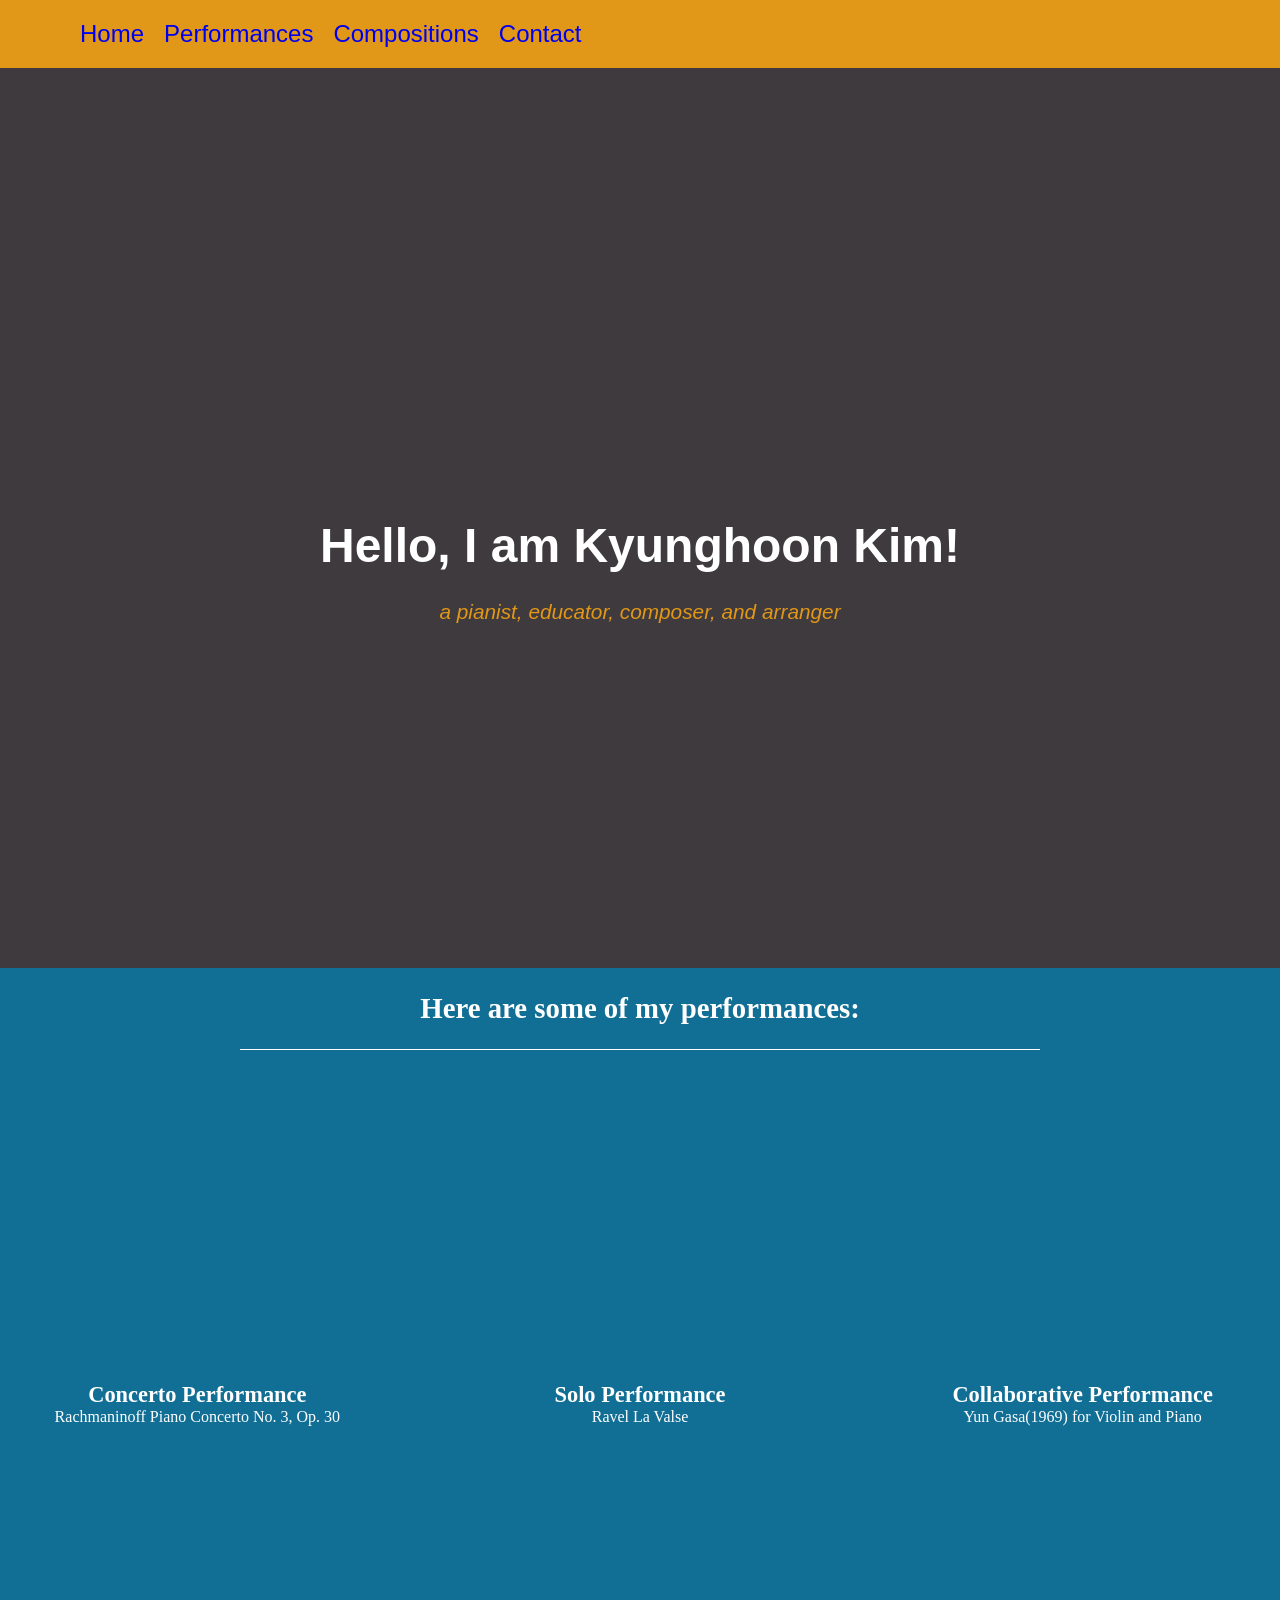
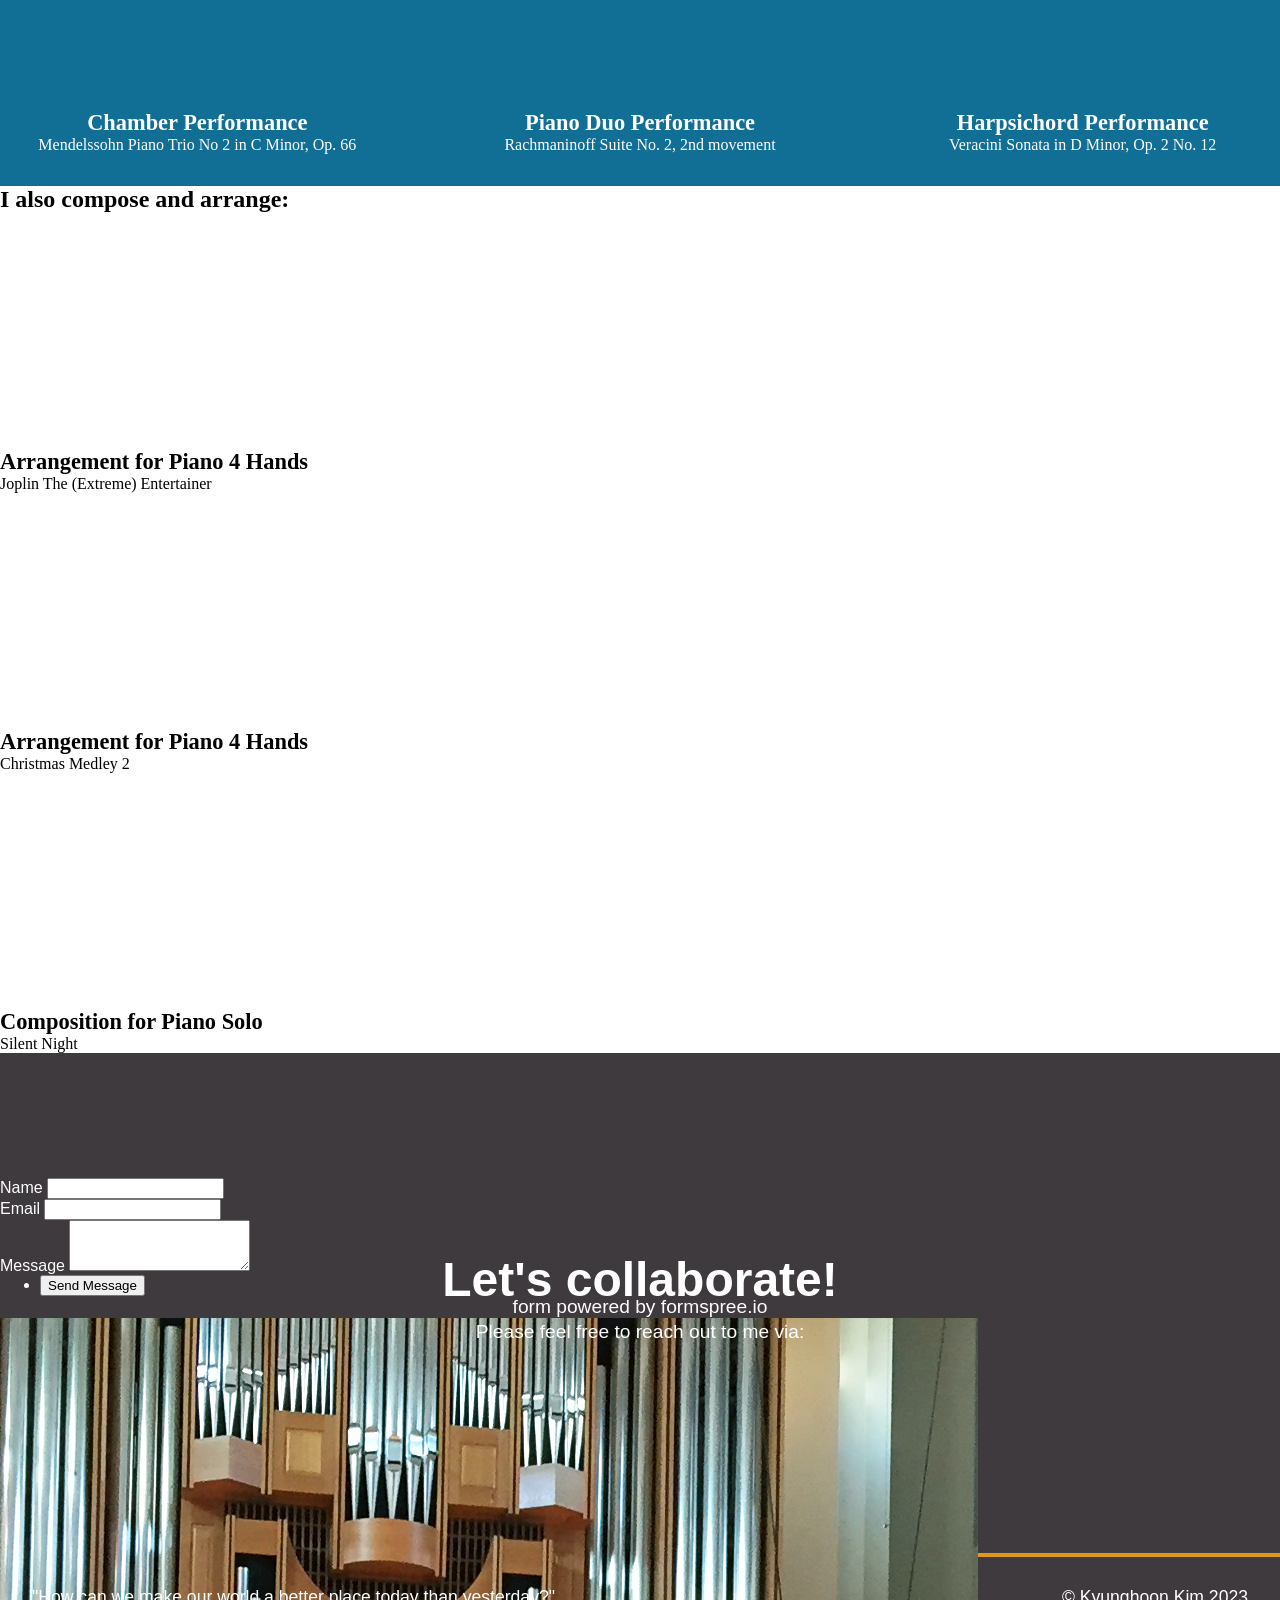
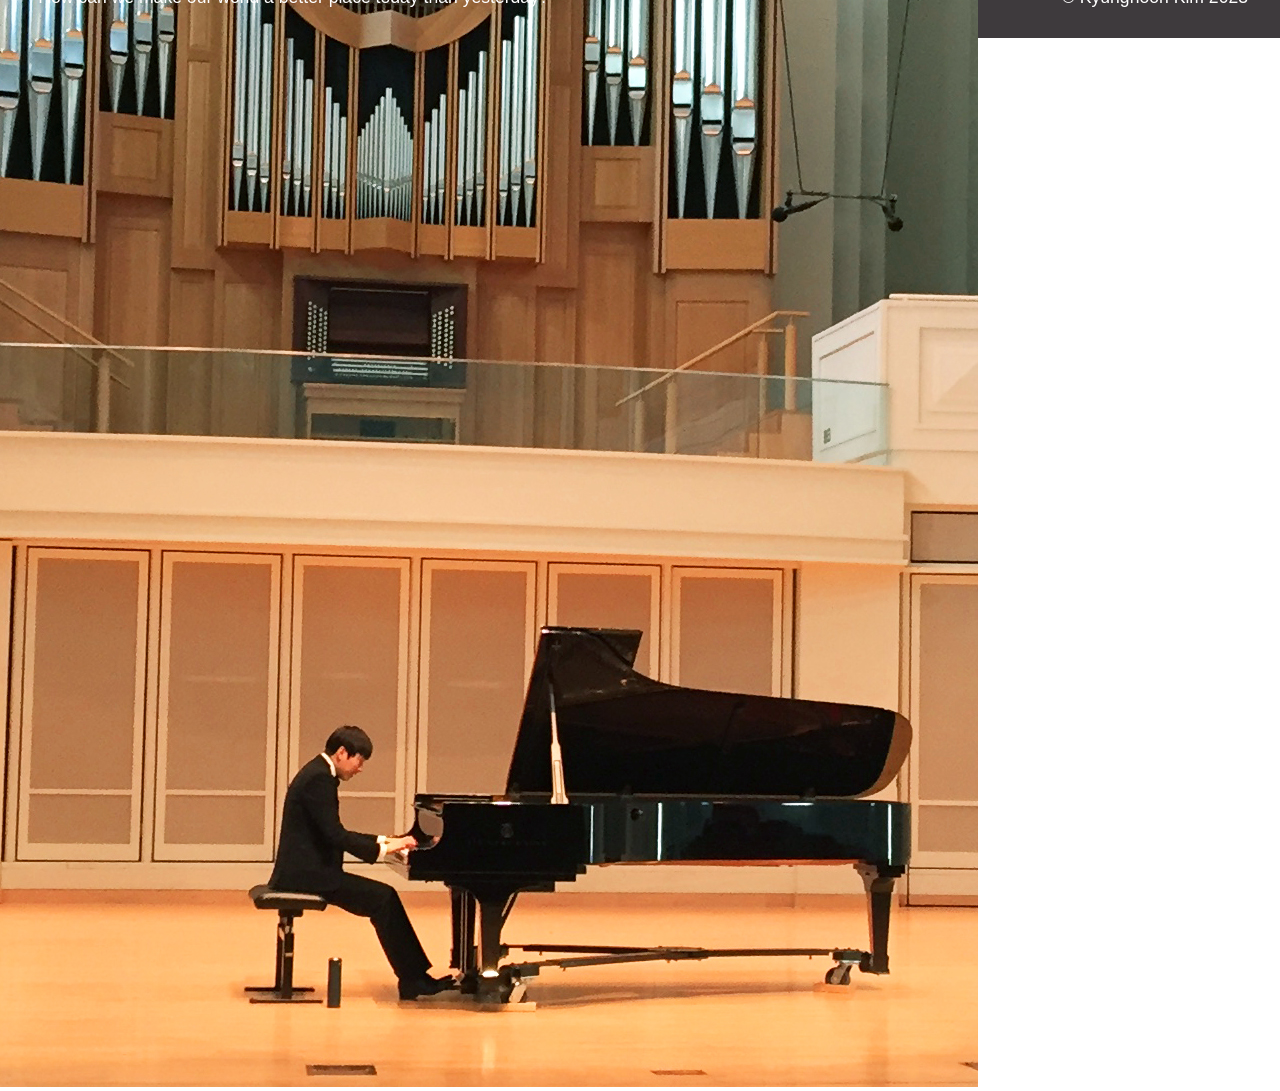
<file: index.html>
<!DOCTYPE html>
<html lang="en">
  <head>
    <title>Kyunghoon Kim</title>
    <meta charset="UTF-8">
    <meta name="viewport" content="width=device-width, initial-scale=1.0">
    <link rel="stylesheet" href="styles.css">
    <link rel="stylesheet" href="https://cdnjs.cloudflare.com/ajax/libs/font-awesome/4.7.0/css/font-awesome.min.css">
  </head>
  <body>
  <main>
    <navbar id="navbar" class="nav">
      <ul>
        <li><a href="#home">Home</a></li>
        <li><a href="#performances">Performances</a></li>
        <li><a href="#compositions">Compositions</a></li>
        <li><a href="#contact1">Contact</a></li>
      </ul>
    </navbar>
    </div>
    
    <section class="welcome" id="home">
      <h1>Hello, I am Kyunghoon Kim!</h1>
      <p>a pianist, educator, composer, and arranger</p>
    </section>

    <section class="work" id="performances">
      <h2>Here are some of my performances:</h2>

      <div class="project-tile">
        
        <div>
          <iframe width="392" height="220" src="https://www.youtube.com/embed/AZ5-87LQy-Y?si=Z6hMzIZ6LlwPhoA-" title="YouTube video player" frameborder="0" allow="accelerometer; autoplay; clipboard-write; encrypted-media; gyroscope; picture-in-picture; web-share" allowfullscreen></iframe>
          <p class="work-type">Concerto Performance</p>
          <p class="work-title"> Rachmaninoff Piano Concerto No. 3, Op. 30</p>
        </div>

        <div>
          <iframe width="392" height="220" src="https://www.youtube.com/embed/y6YteaSOX_4?si=bHibuHur_cCZxPlE" title="YouTube video player" frameborder="0" allow="accelerometer; autoplay; clipboard-write; encrypted-media; gyroscope; picture-in-picture; web-share" allowfullscreen></iframe>
          <p class="work-type">Solo Performance</p>
          <p class="work-title">Ravel La Valse</p>
        </div>

        <div>
          <iframe width="392" height="220" src="https://www.youtube.com/embed/NEdHCnqNPcw?si=w1gVtz1ysQ1itgwQ&amp;start=1770" title="YouTube video player" frameborder="0" allow="accelerometer; autoplay; clipboard-write; encrypted-media; gyroscope; picture-in-picture; web-share" allowfullscreen></iframe>
          <p class="work-type">Collaborative Performance</p>
          <p class="work-title">Yun Gasa(1969) for Violin and Piano</p>
        </div>

        <div>
          <iframe width="392" height="220" src="https://www.youtube.com/embed/II45yk6lgp4?si=0q-fErsvir824HQ2&amp;start=4" title="YouTube video player" frameborder="0" allow="accelerometer; autoplay; clipboard-write; encrypted-media; gyroscope; picture-in-picture; web-share" allowfullscreen></iframe>
          <p class="work-type">Chamber Performance</p>
          <p class="work-title">Mendelssohn Piano Trio No 2 in C Minor, Op. 66</p>
        </div>

        <div>
          <iframe width="392" height="220" src="https://www.youtube.com/embed/Of0zW9iZDSY?si=5PBGiJNwRS3duzG5" title="YouTube video player" frameborder="0" allow="accelerometer; autoplay; clipboard-write; encrypted-media; gyroscope; picture-in-picture; web-share" allowfullscreen></iframe>
          <p class="work-type">Piano Duo Performance</p>
          <p class="work-title">Rachmaninoff Suite No. 2, 2nd movement</p>
        </div>

        <div>
          <iframe width="392" height="220" src="https://www.youtube.com/embed/4rZCGnrA_7I?si=37yCsRVrR2nSyzvc&amp;start=75" title="YouTube video player" frameborder="0" allow="accelerometer; autoplay; clipboard-write; encrypted-media; gyroscope; picture-in-picture; web-share" allowfullscreen></iframe>
          <p class="work-type">Harpsichord Performance</p>
          <p class="work-title">Veracini Sonata in D Minor, Op. 2 No. 12</p>
        </div>

      </div>
    </section>

    <section id="compositions">
      <h2>I also compose and arrange:</h2>

      <div>
        <iframe width="392" height="220" src="https://www.youtube.com/embed/CPCj3W-0wVY?si=-BKQEDfnz8jOaf7S" title="YouTube video player" frameborder="0" allow="accelerometer; autoplay; clipboard-write; encrypted-media; gyroscope; picture-in-picture; web-share" allowfullscreen></iframe>
      <p class="work-type">Arrangement for Piano 4 Hands
      <p>Joplin The (Extreme) Entertainer</p>
      </div>

      <div>
        <iframe width="392" height="220" src="https://www.youtube.com/embed/uA1Fp8P26tE?si=z5Ru_p000JRnnpRi" title="YouTube video player" frameborder="0" allow="accelerometer; autoplay; clipboard-write; encrypted-media; gyroscope; picture-in-picture; web-share" allowfullscreen></iframe>
      <p class="work-type">Arrangement for Piano 4 Hands
      <p>Christmas Medley 2</p>
      </div>

      <div>
        <iframe width="392" height="220" src="https://www.youtube.com/embed/SSm0l-uEI-g?si=RWS5j_KpSFf4kE4V" title="YouTube video player" frameborder="0" allow="accelerometer; autoplay; clipboard-write; encrypted-media; gyroscope; picture-in-picture; web-share" allowfullscreen></iframe>
        <p class="work-type">Composition for Piano Solo</p>
        <p class="work-title">Silent Night</p>
      </div>

    </section>

    <section class="contact" id="contact1">
      <h1 id="contact-section">Let's collaborate!</h1>
        <p>Please feel free to reach out to me via:</p>

        <div class="formHolder">
          <form method="post" name="contact-form" action="https://formspree.io/xpzlkwdd">
            <div class="fields">
              <div class="field">
                <label for="name">Name</label>
                <input type="text" name="name" id="name" />
              </div>
              <div class="field">
                <label for="email">Email</label>
                <input type="text" name="email" id="email" />
              </div>
              <div class="field">
                <label for="message">Message</label>
                <textarea name="message" id="message" rows="3"></textarea>
              </div>
            </div>
            <ul class="actions">
              <li><input type="submit" value="Send Message" /></li>
            </ul>
          </form>
      <p>form powered by formspree.io</p></div>
      <div class="imageHolder"><img src="images/auerhall.jpg"></div>

    </section>

    <section class="footer">
      <div class="quote"></div>
      <div class="copyright"></div>

    </section>
    <footer>
      <p class="quote">"How can we make our world a better place today than yesterday?"
      </p>
      <p class="copyright">&copy Kyunghoon Kim 2023</p>

    </footer>


  </main>
  </body>
</html>
</file>
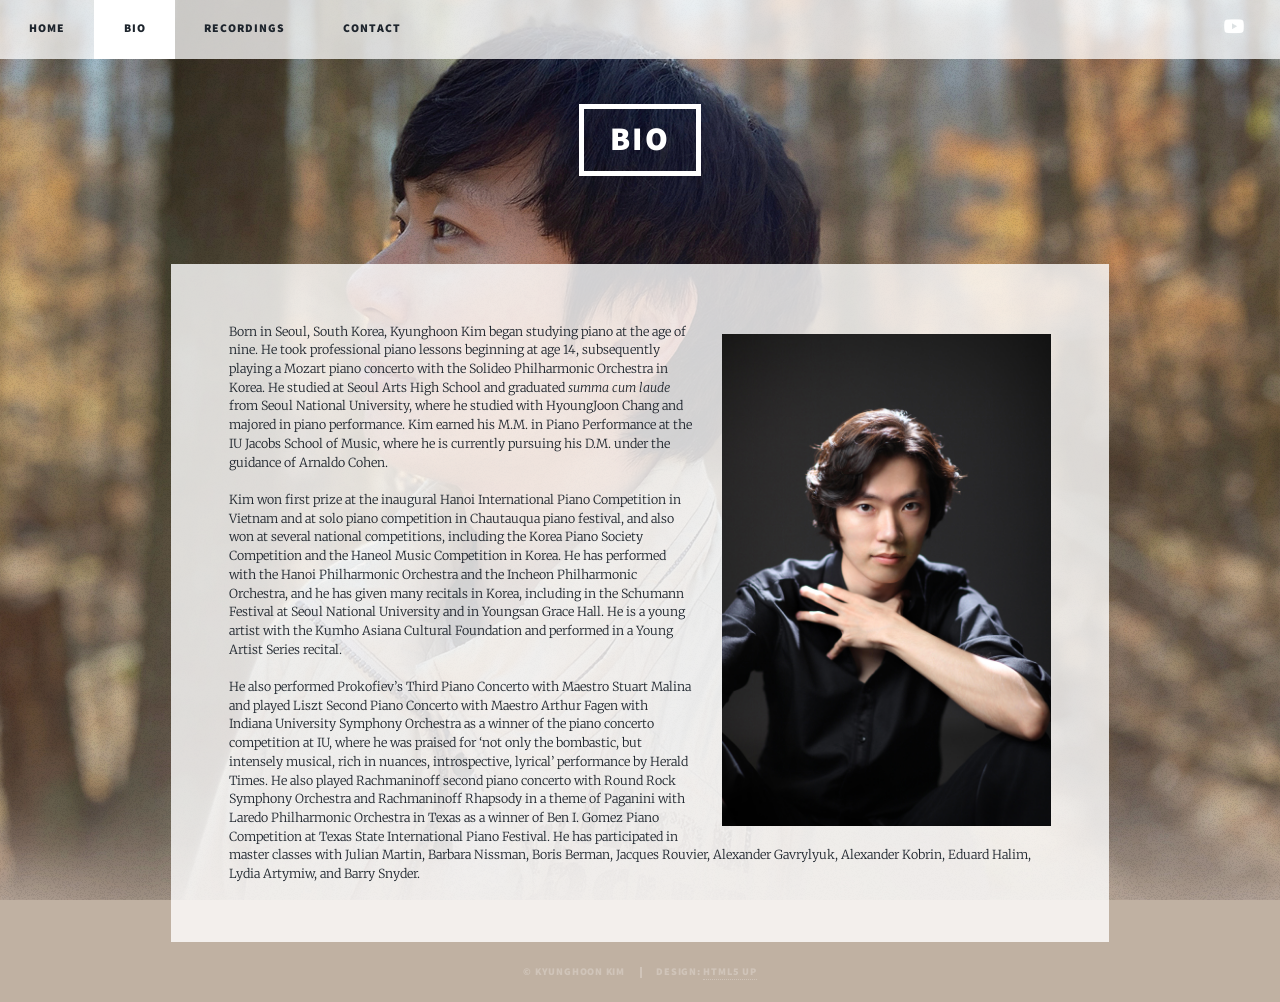
<file: about.html>
<!DOCTYPE HTML>
<!--
	Massively by HTML5 UP
	html5up.net | @ajlkn
	Free for personal and commercial use under the CCA 3.0 license (html5up.net/license)
-->
<html>
	<head>
		<title>bio | kyunghoon kim</title>
		<meta charset="utf-8" />
		<meta name="viewport" content="width=device-width, initial-scale=1, user-scalable=no" />
		<meta name="description" content="Kyunghoon Kim - pianist, educator, arranger, YouTube creator">
		<link rel="stylesheet" href="assets/css/main.css" />
		<noscript><link rel="stylesheet" href="assets/css/noscript.css" /></noscript>
		<link rel="icon" type="image/x-icon" href="myfavicon.ico">
		<link rel="shortcut icon" type="image/x-icon" href="myfavicon.ico">
	</head>
	<body class="is-preload">

		<!-- Wrapper -->
			<div id="wrapper" class="fade-in">

				<!-- Header -->
			  <header id="header">
						<p class="logo">BIO</a>
					</header>

				<!-- Nav -->
						<nav id="nav">
						<ul class="links">
							<li><a href="index.html">Home</a></li>
							<li class="active"><a href="about.html">Bio</a></li>
							<li><a href="recordings.html">Recordings</a></li>
							<li><a href="contact.html">Contact</a></li>
						</ul>
						<ul class="icons">
							<li><a href="https://www.youtube.com/channel/UCu538ocKwrtYhFXIaU8m_xA" class="icon brands fa-youtube" target="_blank"><span class="label">YouTube</span></a></li>
						</ul>
					</nav>

			  <div id="main">
						<section class="post">
							<p><p></p><span class="image right"><img src="images/headshot1.jpg"></span>Born in Seoul, South Korea, Kyunghoon Kim began studying piano at the age of nine. He took professional piano lessons beginning at age 14, subsequently playing a Mozart piano concerto with the Solideo Philharmonic Orchestra in Korea. He studied at Seoul Arts High School and graduated <i>summa cum laude</i> from Seoul National University, where he studied with HyoungJoon Chang and majored in piano performance. Kim earned his M.M. in Piano Performance at the IU Jacobs School of Music, where he is currently pursuing his D.M. under the guidance of Arnaldo Cohen. 
							<br></br>Kim won first prize at the inaugural Hanoi International Piano Competition in Vietnam and at solo piano competition in Chautauqua piano festival, and also won at several national competitions, including the Korea Piano Society Competition and the Haneol Music Competition in Korea. He has performed with the Hanoi Philharmonic Orchestra and the Incheon Philharmonic Orchestra, and he has given many recitals in Korea, including in the Schumann Festival at Seoul National University and in Youngsan Grace Hall. He is a young artist with the Kumho Asiana Cultural Foundation and performed in a Young Artist Series recital. 
				  <br></br>He also performed Prokofiev’s Third Piano Concerto with Maestro Stuart Malina and played Liszt Second Piano Concerto with Maestro Arthur Fagen with Indiana University Symphony Orchestra as a winner of the piano concerto competition at IU, where he was praised for ‘not only the bombastic, but intensely musical, rich in nuances, introspective, lyrical’ performance by Herald Times. He also played Rachmaninoff second piano concerto with Round Rock Symphony Orchestra and Rachmaninoff Rhapsody in a theme of Paganini with Laredo Philharmonic Orchestra in Texas as a winner of Ben I. Gomez Piano Competition at Texas State International Piano Festival. He has participated in master classes with Julian Martin, Barbara Nissman, Boris Berman, Jacques Rouvier, Alexander Gavrylyuk, Alexander Kobrin, Eduard Halim, Lydia Artymiw, and Barry Snyder.</p>
						</section>
					</div> 

			  <!-- Footer -->
	
			  <!-- Copyright -->
					<div id="copyright">
						<ul><li>&copy; Kyunghoon Kim</li><li>Design: <a href="https://html5up.net">HTML5 UP</a></li></ul>
					</div>

			</div>

		<!-- Scripts -->
			<script src="assets/js/jquery.min.js"></script>
			<script src="assets/js/jquery.scrollex.min.js"></script>
			<script src="assets/js/jquery.scrolly.min.js"></script>
			<script src="assets/js/browser.min.js"></script>
			<script src="assets/js/breakpoints.min.js"></script>
			<script src="assets/js/util.js"></script>
			<script src="assets/js/main.js"></script>
	</body>
</html>
</file>
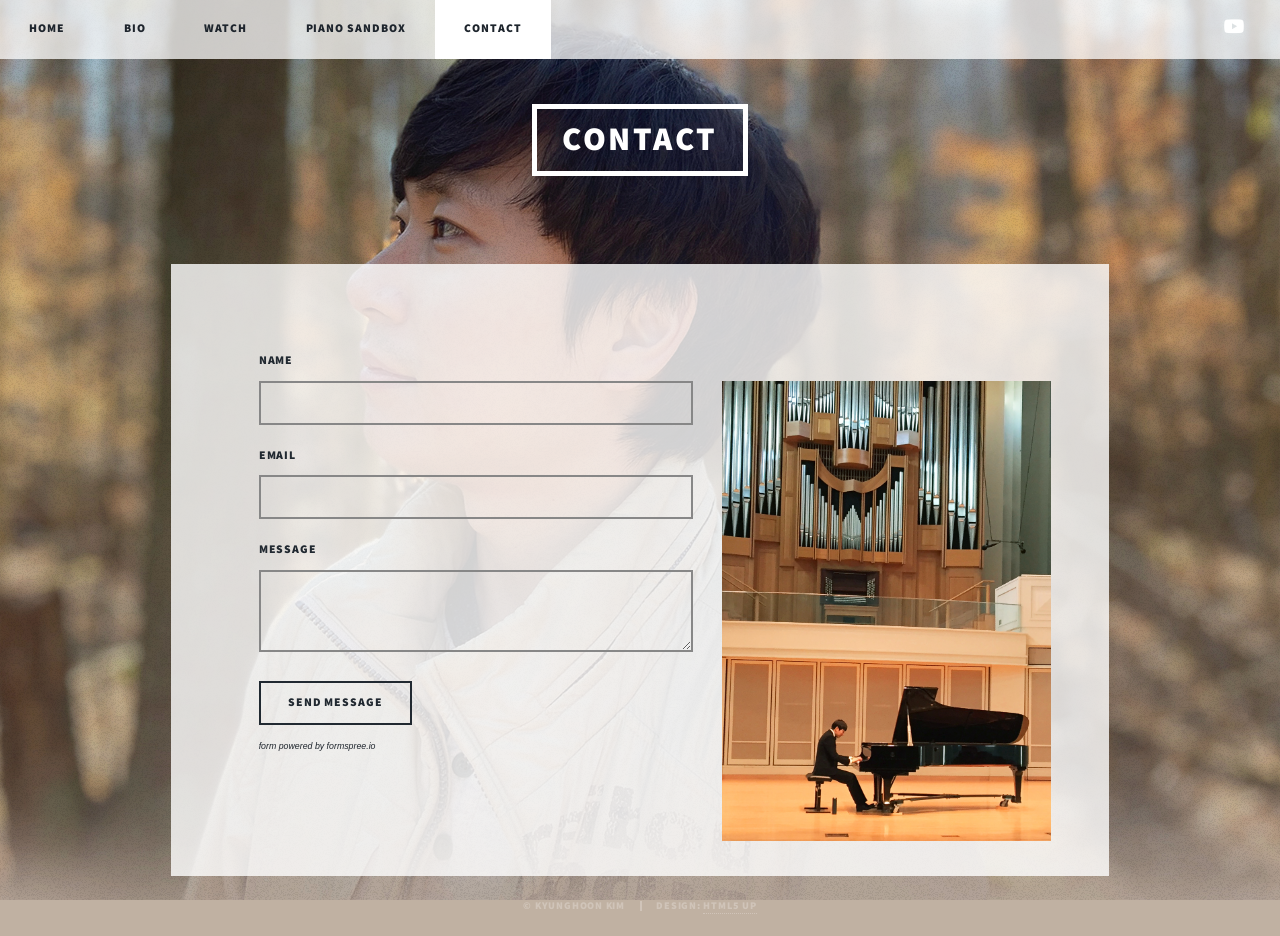
<file: contact.html>
<!DOCTYPE HTML>
<!--
	Massively by HTML5 UP
	html5up.net | @ajlkn
	Free for personal and commercial use under the CCA 3.0 license (html5up.net/license)
-->
<html>
	<head>
		<title>contact | kyunghoon kim</title>
		<meta charset="utf-8" />
		<meta name="viewport" content="width=device-width, initial-scale=1, user-scalable=no" />
		<meta name="description" content="Kyunghoon Kim - pianist, educator, arranger, YouTube creator">
		<link rel="stylesheet" href="assets/css/main.css" />
		<noscript><link rel="stylesheet" href="assets/css/noscript.css" /></noscript>
		<link rel="icon" type="image/x-icon" href="myfavicon.ico">
		<link rel="shortcut icon" type="image/x-icon" href="myfavicon.ico">
	</head>
	<body class="is-preload">

		<!-- Wrapper -->
			<div id="wrapper" class="fade-in">

				<!-- Header -->
			  <header id="header">
				  <p class="logo">CONTACT</p>
					</header>

				<!-- Nav -->
							<nav id="nav">
						<ul class="links">
							<li><a href="index.html">Home</a></li>
							<li><a href="about.html">Bio</a></li>
							<li><a href="watch.html">Watch</a></li>
							<li><a href="pianosandbox.html">Piano Sandbox</a></li>
							<li class="active"><a href="contact.html">Contact</a></li>
						</ul>
						<ul class="icons">
							<li><a href="https://www.youtube.com/channel/UCu538ocKwrtYhFXIaU8m_xA" class="icon brands fa-youtube" target="_blank"><span class="label">YouTube</span></a></li>
						</ul>
					</nav>

			  <div id="main">
				<section class="post">
					<p></p><p></p><div class="formContainer">
					<div class="formHolder">
							<form method="post" name="contact-form" action="https://formspree.io/xpzlkwdd">
								<div class="fields">
									<div class="field">
										<label for="name">Name</label>
										<input type="text" name="name" id="name" />
									</div>
									<div class="field">
										<label for="email">Email</label>
										<input type="text" name="email" id="email" />
									</div>
									<div class="field">
										<label for="message">Message</label>
										<textarea name="message" id="message" rows="3"></textarea>
									</div>
								</div>
								<ul class="actions">
									<li><input type="submit" value="Send Message" /></li>
								</ul>
							</form>
					<p>form powered by formspree.io</p></div>
					<div class="imageHolder"><img src="images/auerhall.jpg"></div>
					</div></section></div>

			  <!-- Footer -->
	
			  <!-- Copyright -->
					<div id="copyright">
						<ul><li>&copy; Kyunghoon Kim</li><li>Design: <a href="https://html5up.net">HTML5 UP</a></li></ul>
					</div>

			</div>

		<!-- Scripts -->
			<script src="assets/js/jquery.min.js"></script>
			<script src="assets/js/jquery.scrollex.min.js"></script>
			<script src="assets/js/jquery.scrolly.min.js"></script>
			<script src="assets/js/browser.min.js"></script>
			<script src="assets/js/breakpoints.min.js"></script>
			<script src="assets/js/util.js"></script>
			<script src="assets/js/main.js"></script>
	
	</body>
</html>
</file>
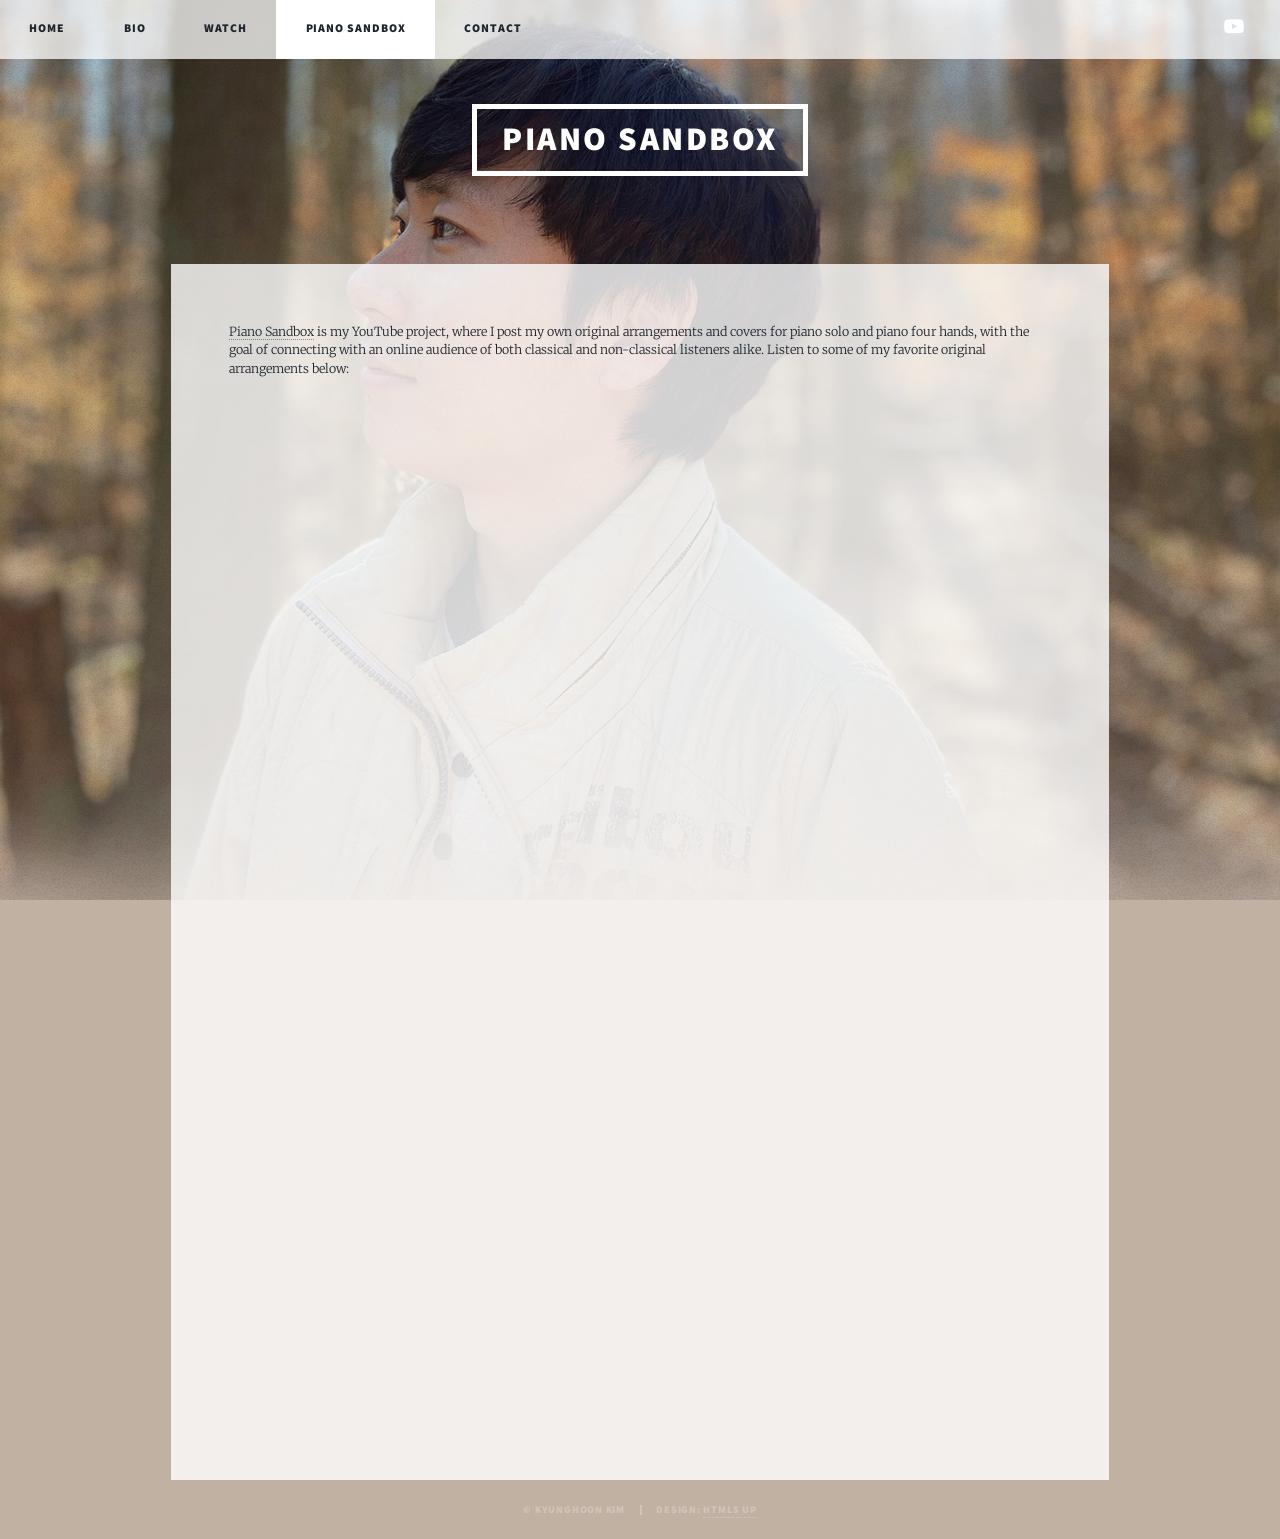
<file: pianosandbox.html>
<!DOCTYPE HTML>
<!--
	Massively by HTML5 UP
	html5up.net | @ajlkn
	Free for personal and commercial use under the CCA 3.0 license (html5up.net/license)
-->
<html>
	<head>
		<title>piano sandbox | kyunghoon kim</title>
		<meta charset="utf-8" />
		<meta name="viewport" content="width=device-width, initial-scale=1, user-scalable=no" />
		<meta name="description" content="Kyunghoon Kim - pianist, educator, arranger, YouTube creator">
		<link rel="stylesheet" href="assets/css/main.css" />
		<noscript><link rel="stylesheet" href="assets/css/noscript.css" /></noscript>
		<link rel="icon" type="image/x-icon" href="myfavicon.ico">
		<link rel="shortcut icon" type="image/x-icon" href="myfavicon.ico">
	</head>
	<body class="is-preload">

		<!-- Wrapper -->
			<div id="wrapper" class="fade-in">

				<!-- Header -->
			  <header id="header">
				  <p class="logo">PIANO SANDBOX</p>
					</header>

				<!-- Nav -->
					<nav id="nav">
						<ul class="links">
							<li><a href="index.html">Home</a></li>
							<li><a href="about.html">Bio</a></li>
							<li><a href="watch.html">Watch</a></li>
							<li class="active"><a href="pianosandbox.html">Piano Sandbox</a></li>
							<li><a href="contact.html">Contact</a></li>
						</ul>
						<ul class="icons">
							<li><a href="https://www.youtube.com/channel/UCu538ocKwrtYhFXIaU8m_xA" class="icon brands fa-youtube" target="_blank"><span class="label">YouTube</span></a></li>
						</ul>
					</nav>

			  <div id="main">
				<section class="post">
					<p></p><p></p>
					<a href="https://www.youtube.com/channel/UCkR8-B8G5j36z8O8ctjzX7w">Piano Sandbox</a> is my YouTube project, where I post my own original arrangements and covers for piano solo and piano four hands, with the goal of connecting with an online audience of both classical and non-classical listeners alike. Listen to some of my favorite original arrangements below: 
					<p></p><center>
					
					<div class="video-container"> <!-- code for scalable videos -->
								<iframe width="560" height="315" src="https://www.youtube.com/embed/GGADM3WB1NQ" frameborder="0" allow="accelerometer; autoplay; encrypted-media; gyroscope; picture-in-picture" allowfullscreen></iframe>
					</div>
					<p></p>
					<div class="video-container"> <!-- code for scalable videos -->
								<iframe width="560" height="315" src="https://www.youtube.com/embed/BvHPE_ejjyg" frameborder="0" allow="accelerometer; autoplay; encrypted-media; gyroscope; picture-in-picture" allowfullscreen></iframe>
					</div>
					
					<p></p>
					</center>
				  </section></div>

			  <!-- Footer -->
	
			  <!-- Copyright -->
					<div id="copyright">
						<ul><li>&copy; Kyunghoon Kim</li><li>Design: <a href="https://html5up.net">HTML5 UP</a></li></ul>
					</div>

			</div>

		<!-- Scripts -->
			<script src="assets/js/jquery.min.js"></script>
			<script src="assets/js/jquery.scrollex.min.js"></script>
			<script src="assets/js/jquery.scrolly.min.js"></script>
			<script src="assets/js/browser.min.js"></script>
			<script src="assets/js/breakpoints.min.js"></script>
			<script src="assets/js/util.js"></script>
			<script src="assets/js/main.js"></script>
	
	</body>
</html>
</file>
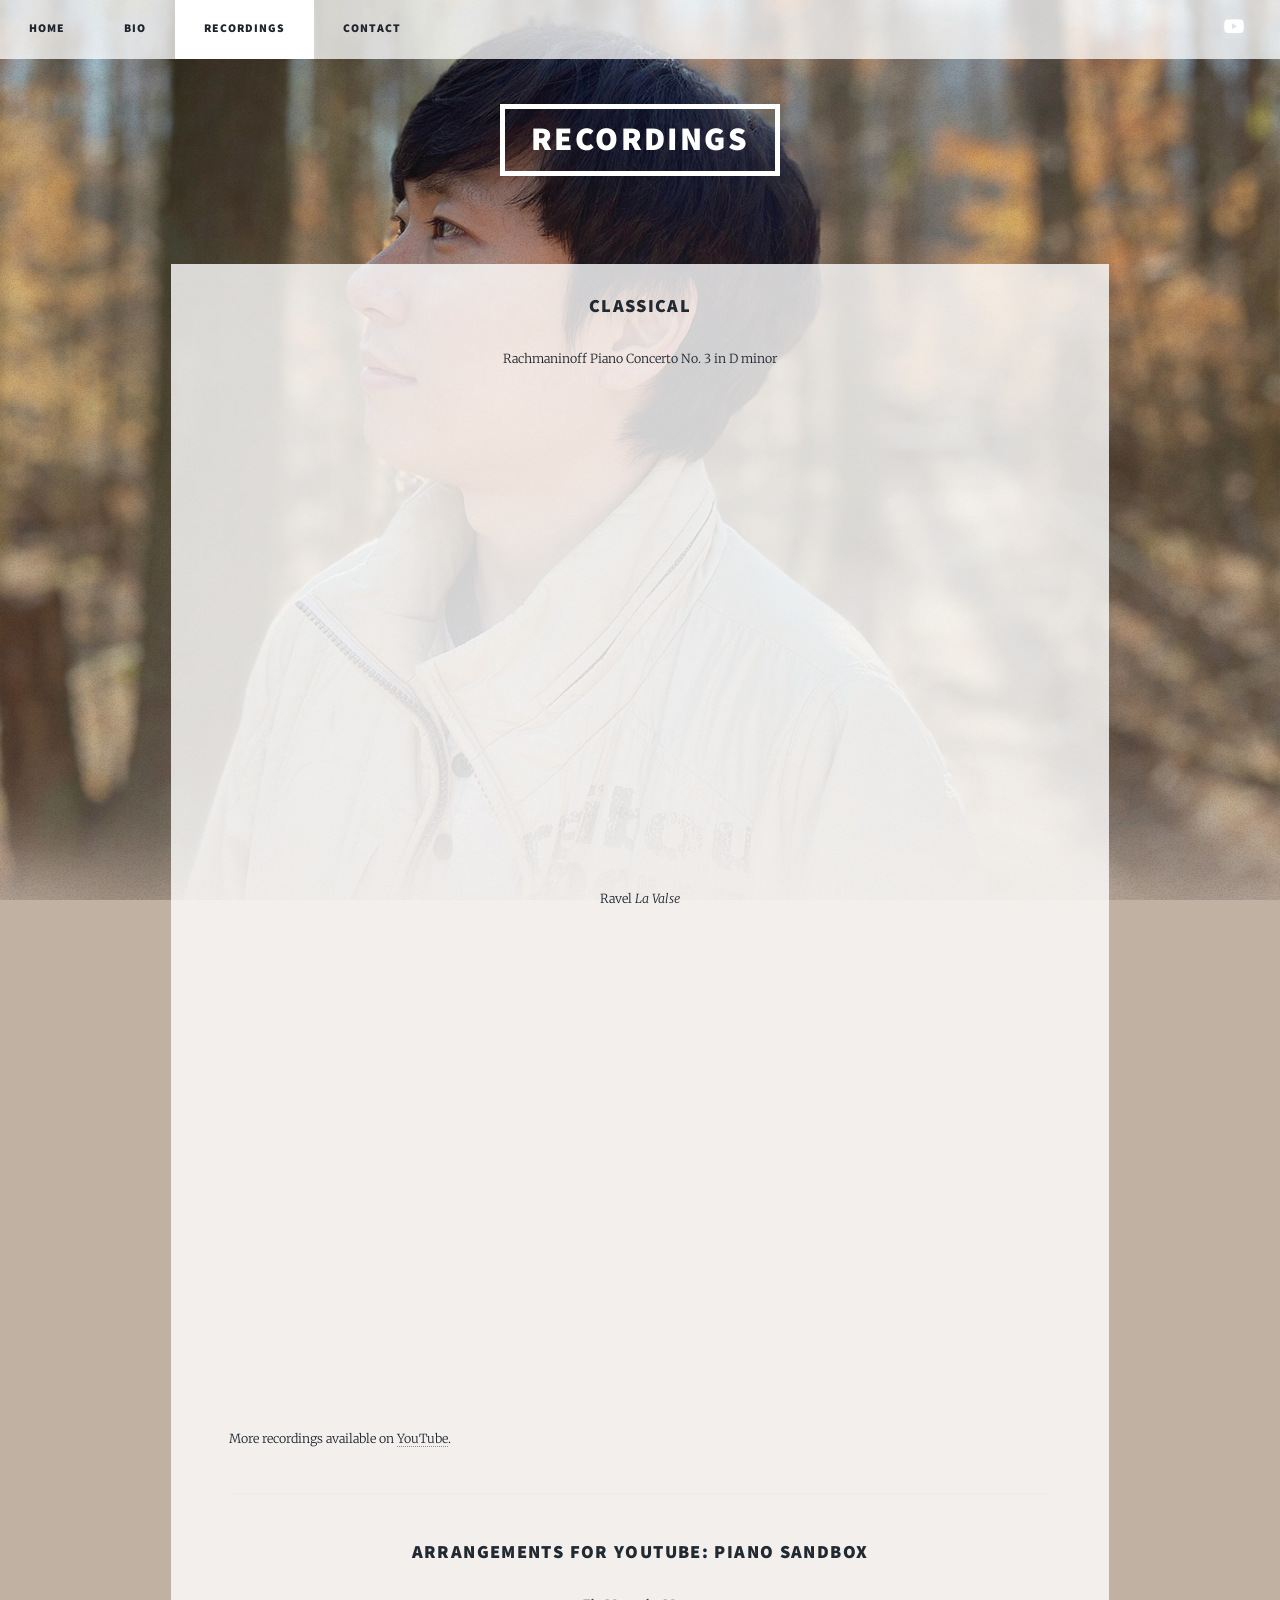
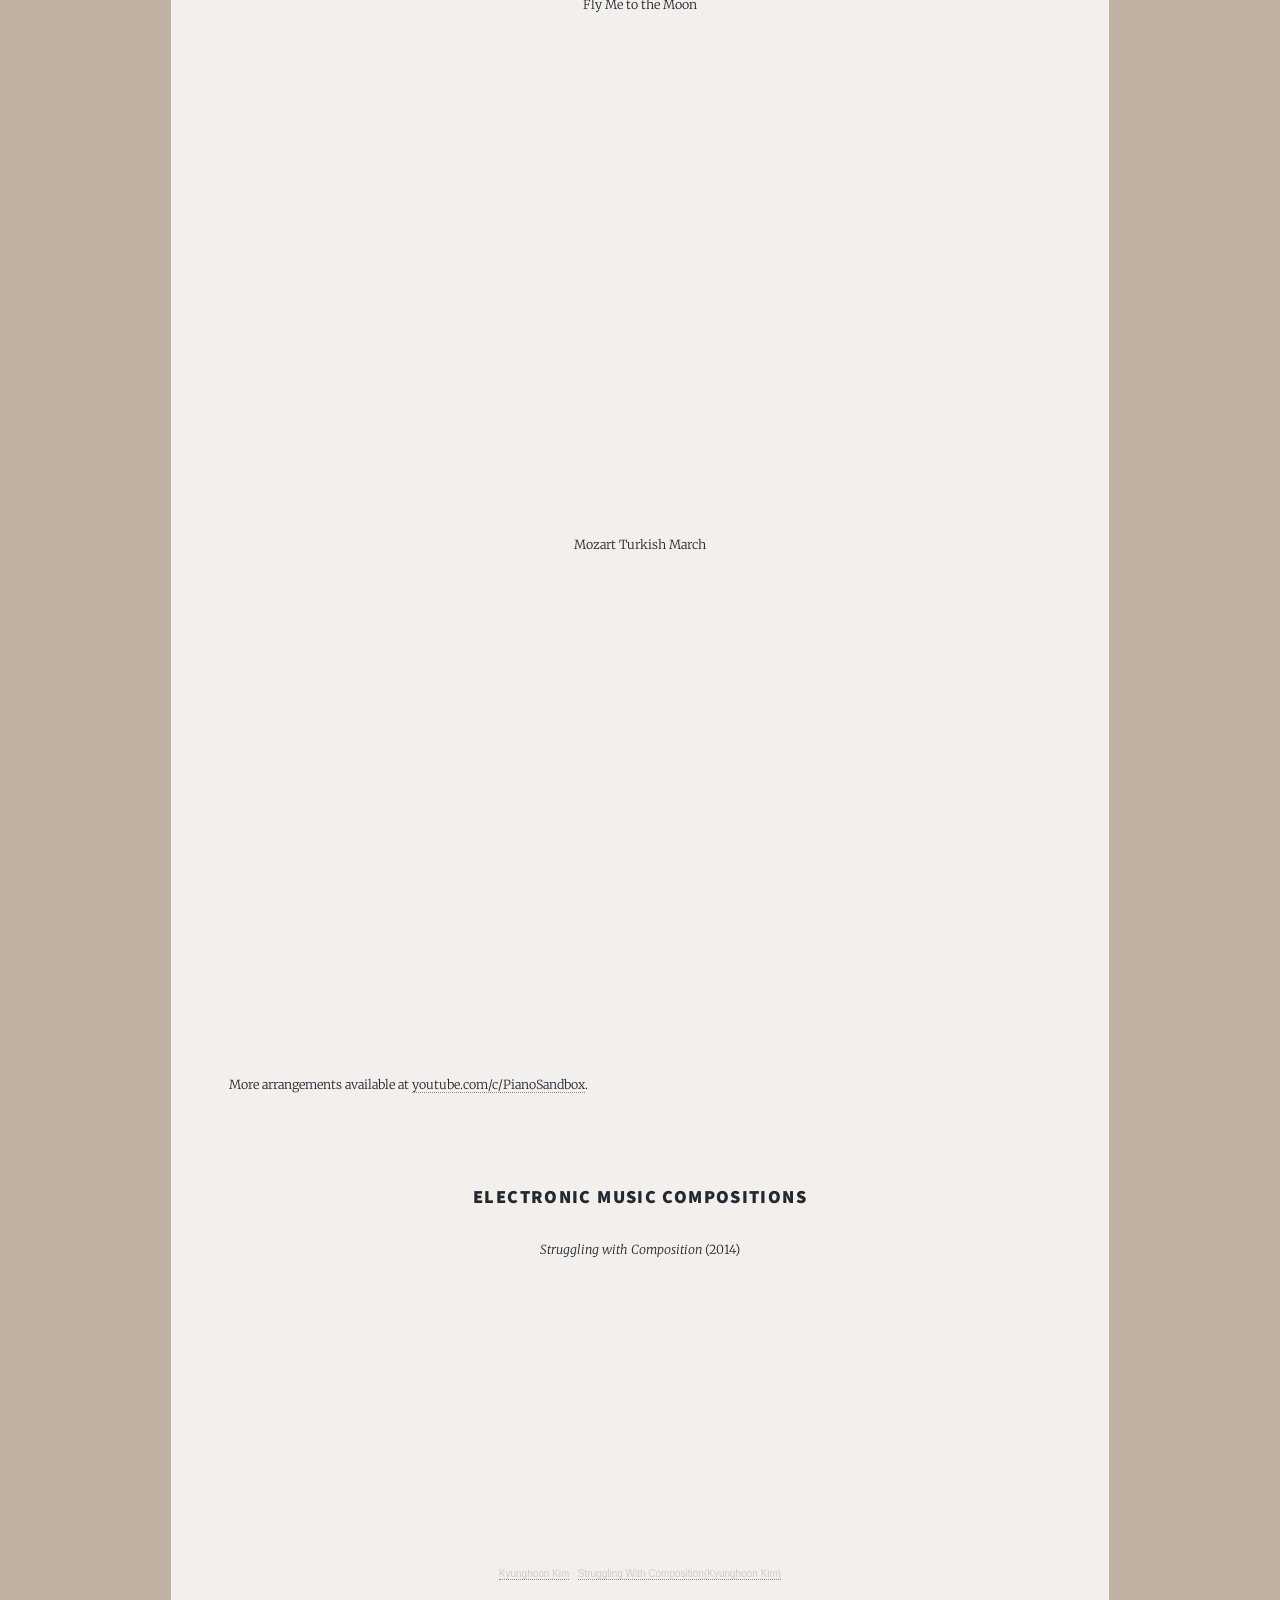
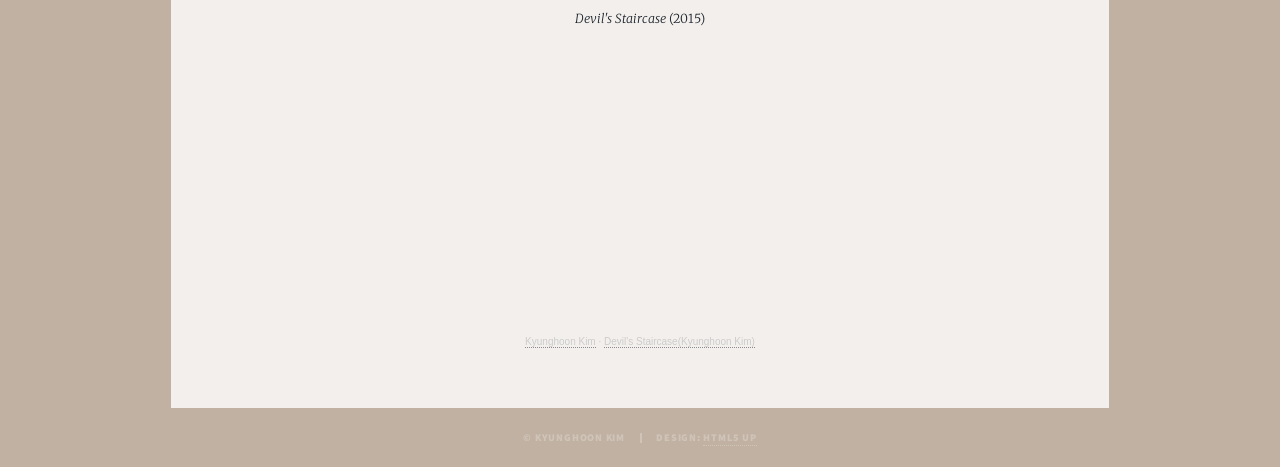
<file: recordings.html>
<!DOCTYPE HTML>
<!--
	Massively by HTML5 UP
	html5up.net | @ajlkn
	Free for personal and commercial use under the CCA 3.0 license (html5up.net/license)
-->
<html>
	<head>
		<title>recordings | kyunghoon kim</title>
		<meta charset="utf-8" />
		<meta name="viewport" content="width=device-width, initial-scale=1, user-scalable=no">
		<meta name="description" content="Kyunghoon Kim - pianist, educator, arranger, YouTube creator">
		<link rel="stylesheet" href="assets/css/main.css" />
		<noscript><link rel="stylesheet" href="assets/css/noscript.css" /></noscript>
		<link rel="icon" type="image/x-icon" href="myfavicon.ico">
		<link rel="shortcut icon" type="image/x-icon" href="myfavicon.ico">
	</head>
	<body class="is-preload">

		<!-- Wrapper -->
			<div id="wrapper" class="fade-in">

				<!-- Header -->
			  <header id="header">
						<p class="logo">RECORDINGS</p>
					</header>

				<!-- Nav -->
						<nav id="nav">
						<ul class="links">
							<li><a href="index.html">Home</a></li>
							<li><a href="about.html">Bio</a></li>
							<li class="active"><a href="recordings.html">Recordings</a></li>
							<li><a href="contact.html">Contact</a></li>
						</ul>
						<ul class="icons">
							<li><a href="https://www.youtube.com/channel/UCu538ocKwrtYhFXIaU8m_xA" class="icon brands fa-youtube" target="_blank"><span class="label">YouTube</span></a></li>
						</ul>
					</nav>

			  <div id="main">
						<section class="post">
							<center><h3>Classical</h3><p>
								<p></p>
							Rachmaninoff Piano Concerto No. 3 in D minor
							<div class="video-container"> <!-- code for scalable videos -->
								<iframe width="560" height="315" src="https://www.youtube.com/embed/Hhx8x5ozsWI?start=30" title="YouTube video player" frameborder="0" allow="accelerometer; autoplay; clipboard-write; encrypted-media; gyroscope; picture-in-picture" allowfullscreen></iframe>
							</div></p>
							<p><p></p></p>
				  
				  			Ravel<i> La Valse</i>
							<div class="video-container">
								<iframe width="560" height="315" src="https://www.youtube.com/embed/y6YteaSOX_4?start=28" title="YouTube video player" frameborder="0" allow="accelerometer; autoplay; clipboard-write; encrypted-media; gyroscope; picture-in-picture" allowfullscreen></iframe>
							</div>
				  			<p></p>
				</center>More recordings available on <a href="https://www.youtube.com/channel/UCu538ocKwrtYhFXIaU8m_xA">YouTube</a>.
				<hr>

<center><h3>Arrangements for YouTube: Piano Sandbox</h3><p>
								<p></p>
							Fly Me to the Moon
							<div class="video-container"> <!-- code for scalable videos -->
								<iframe width="560" height="315" src="https://www.youtube.com/embed/9bETtcUQSFI" title="YouTube video player" frameborder="0" allow="accelerometer; autoplay; clipboard-write; encrypted-media; gyroscope; picture-in-picture" allowfullscreen></iframe>
							</div></p>
							<p><p></p></p>
				  
				  			Mozart Turkish March
							<div class="video-container">
								<iframe width="560" height="315" src="https://www.youtube.com/embed/rTydFmAWl9Q" title="YouTube video player" frameborder="0" allow="accelerometer; autoplay; clipboard-write; encrypted-media; gyroscope; picture-in-picture" allowfullscreen></iframe>
							</div>
				  			<p></p>
				</center>More arrangements available at <a href="https://www.youtube.com/c/PianoSandbox">youtube.com/c/PianoSandbox</a>.
				<hr>

<center><h3>Electronic Music Compositions</h3><p>
								<p></p>
							<i>Struggling with Composition</i> (2014)
							<iframe width="100%" height="300" scrolling="no" frameborder="no" allow="autoplay" src="https://w.soundcloud.com/player/?url=https%3A//api.soundcloud.com/tracks/1068252094&color=%23ff5500&auto_play=false&hide_related=false&show_comments=true&show_user=true&show_reposts=false&show_teaser=true&visual=true"></iframe><div style="font-size: 10px; color: #cccccc;line-break: anywhere;word-break: normal;overflow: hidden;white-space: nowrap;text-overflow: ellipsis; font-family: Interstate,Lucida Grande,Lucida Sans Unicode,Lucida Sans,Garuda,Verdana,Tahoma,sans-serif;font-weight: 100;"><a href="https://soundcloud.com/kyunghoon-kim-727342124" title="Kyunghoon Kim" target="_blank" style="color: #cccccc; text-decoration: none;">Kyunghoon Kim</a> · <a href="https://soundcloud.com/kyunghoon-kim-727342124/struggling-with-compositionkyunghoon-kim" title="Struggling With Composition(Kyunghoon Kim)" target="_blank" style="color: #cccccc; text-decoration: none;">Struggling With Composition(Kyunghoon Kim)</a></div></p>
							<p><p></p></p>
				  
				  			<i>Devil's Staircase</i> (2015)
<iframe width="100%" height="300" scrolling="no" frameborder="no" allow="autoplay" src="https://w.soundcloud.com/player/?url=https%3A//api.soundcloud.com/tracks/1068466666&color=%23ff5500&auto_play=false&hide_related=false&show_comments=true&show_user=true&show_reposts=false&show_teaser=true&visual=true"></iframe><div style="font-size: 10px; color: #cccccc;line-break: anywhere;word-break: normal;overflow: hidden;white-space: nowrap;text-overflow: ellipsis; font-family: Interstate,Lucida Grande,Lucida Sans Unicode,Lucida Sans,Garuda,Verdana,Tahoma,sans-serif;font-weight: 100;"><a href="https://soundcloud.com/kyunghoon-kim-727342124" title="Kyunghoon Kim" target="_blank" style="color: #cccccc; text-decoration: none;">Kyunghoon Kim</a> · <a href="https://soundcloud.com/kyunghoon-kim-727342124/devils-staircasekyunghoon-kim" title="Devil&#x27;s Staircase(Kyunghoon Kim)" target="_blank" style="color: #cccccc; text-decoration: none;">Devil&#x27;s Staircase(Kyunghoon Kim)</a></div>
				  			<p></p>

		</section></div> 

			  <!-- Footer -->
	
			  <!-- Copyright -->
					<div id="copyright">
						<ul><li>&copy; Kyunghoon Kim</li><li>Design: <a href="https://html5up.net">HTML5 UP</a></li></ul>
	</div></div>

		<!-- Scripts -->
			<script src="assets/js/jquery.min.js"></script>
			<script src="assets/js/jquery.scrollex.min.js"></script>
			<script src="assets/js/jquery.scrolly.min.js"></script>
			<script src="assets/js/browser.min.js"></script>
			<script src="assets/js/breakpoints.min.js"></script>
			<script src="assets/js/util.js"></script>
			<script src="assets/js/main.js"></script>
	</body>
</html>
</file>
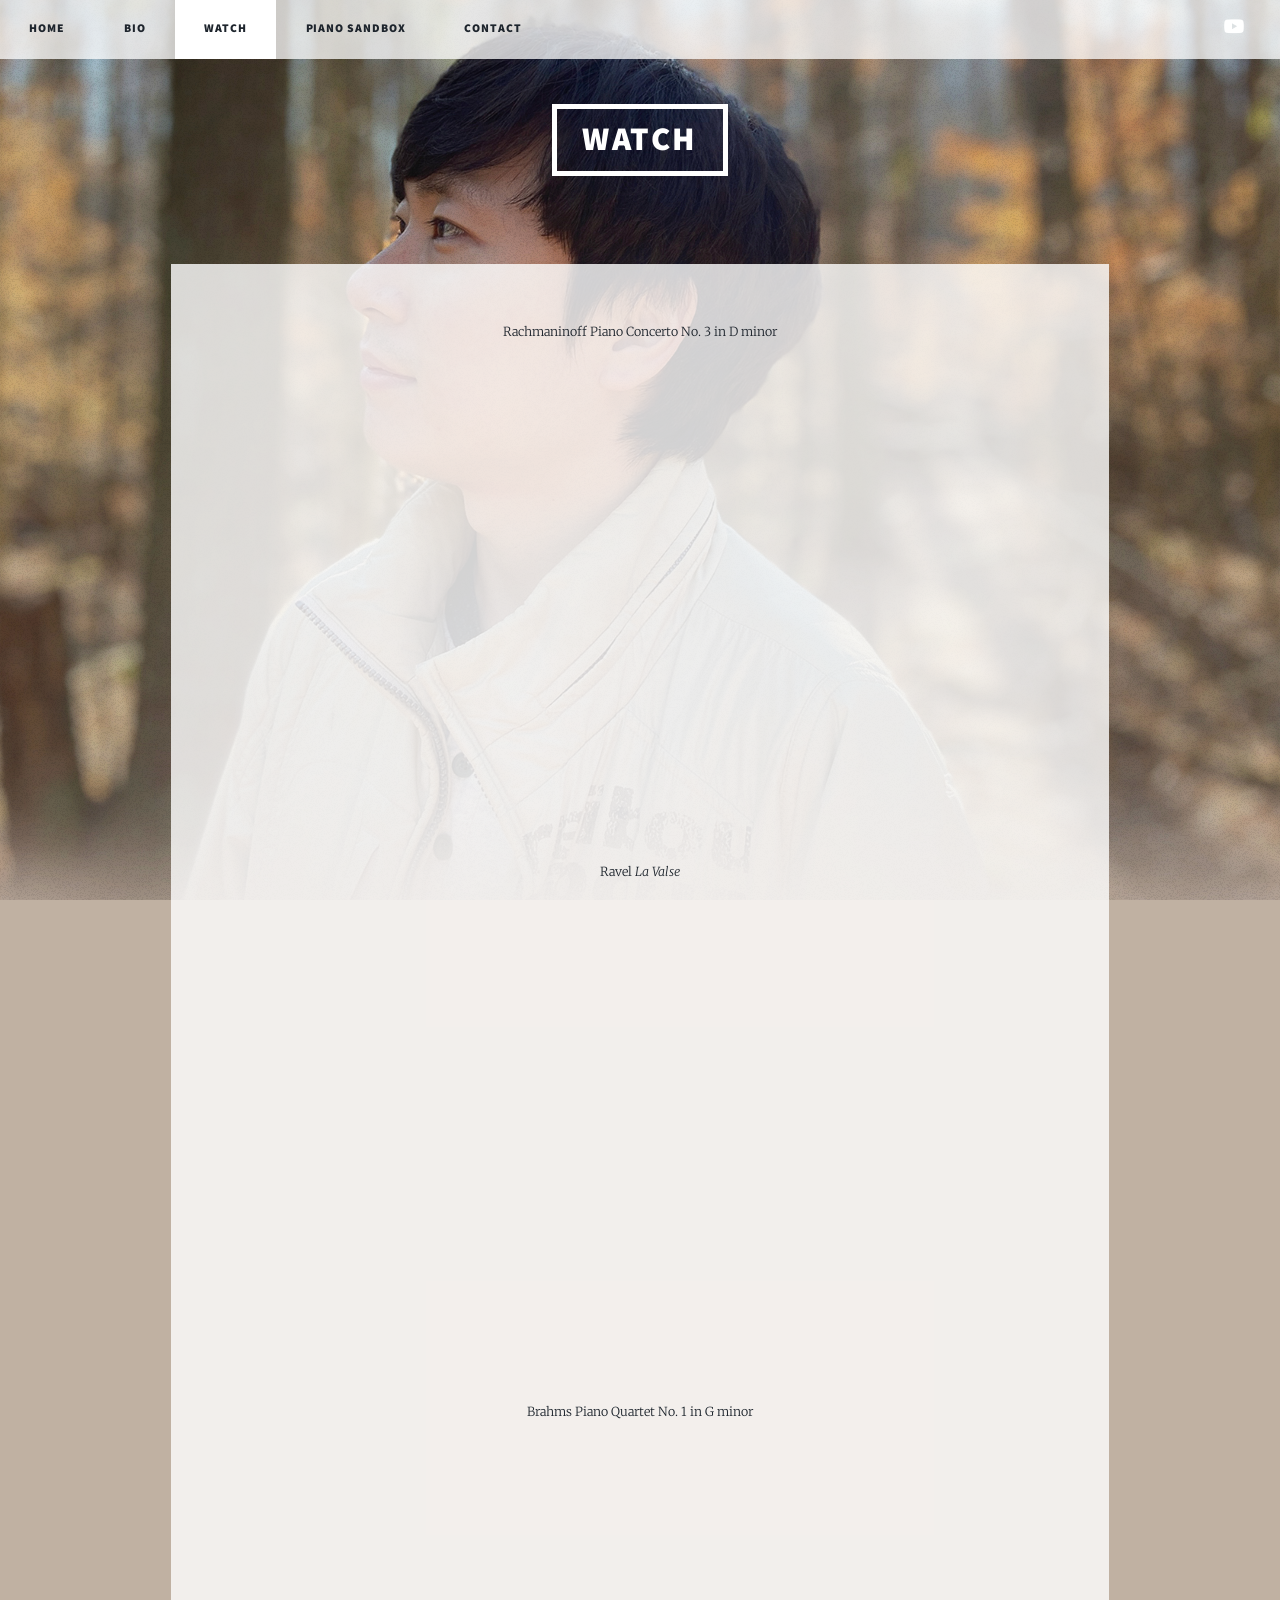
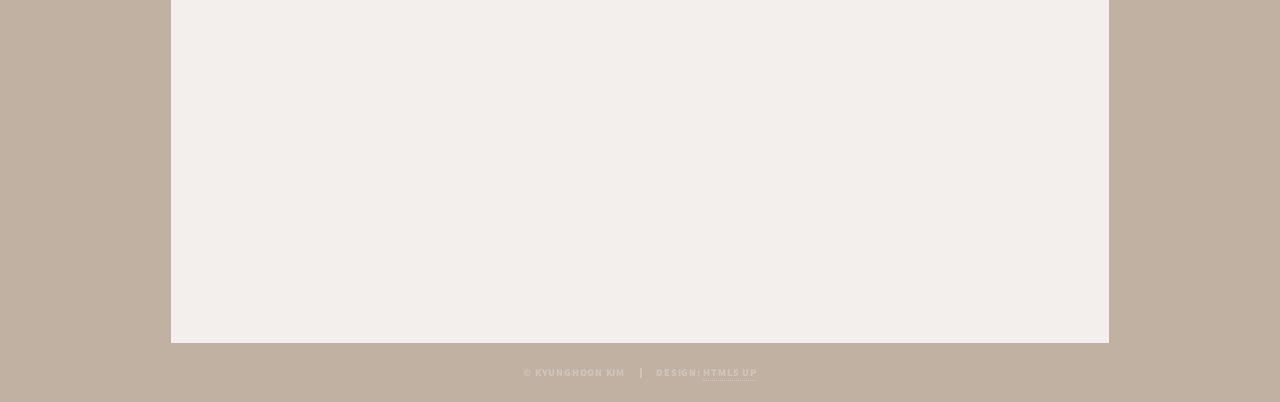
<file: watch.html>
<!DOCTYPE HTML>
<!--
	Massively by HTML5 UP
	html5up.net | @ajlkn
	Free for personal and commercial use under the CCA 3.0 license (html5up.net/license)
-->
<html>
	<head>
		<title>watch | kyunghoon kim</title>
		<meta charset="utf-8" />
		<meta name="viewport" content="width=device-width, initial-scale=1, user-scalable=no">
		<meta name="description" content="Kyunghoon Kim - pianist, educator, arranger, YouTube creator">
		<link rel="stylesheet" href="assets/css/main.css" />
		<noscript><link rel="stylesheet" href="assets/css/noscript.css" /></noscript>
		<link rel="icon" type="image/x-icon" href="myfavicon.ico">
		<link rel="shortcut icon" type="image/x-icon" href="myfavicon.ico">
	</head>
	<body class="is-preload">

		<!-- Wrapper -->
			<div id="wrapper" class="fade-in">

				<!-- Header -->
			  <header id="header">
						<p class="logo">WATCH</p>
					</header>

				<!-- Nav -->
						<nav id="nav">
						<ul class="links">
							<li><a href="index.html">Home</a></li>
							<li><a href="about.html">Bio</a></li>
							<li class="active"><a href="watch.html">Watch</a></li>
							<li><a href="pianosandbox.html">Piano Sandbox</a></li>
							<li><a href="contact.html">Contact</a></li>
						</ul>
						<ul class="icons">
							<li><a href="https://www.youtube.com/channel/UCu538ocKwrtYhFXIaU8m_xA" class="icon brands fa-youtube" target="_blank"><span class="label">YouTube</span></a></li>
						</ul>
					</nav>

			  <div id="main">
						<section class="post">
							<center><p><p></p>
							Rachmaninoff Piano Concerto No. 3 in D minor
							<div class="video-container"> <!-- code for scalable videos -->
								<iframe width="560" height="315" src="https://www.youtube.com/embed/Hhx8x5ozsWI" frameborder="0" allow="accelerometer; autoplay; encrypted-media; gyroscope; picture-in-picture" allowfullscreen></iframe>
							</div></p>
							<p><p></p></p>
				  
				  			Ravel<i> La Valse</i>
							<div class="video-container">
								<iframe width="560" height="315" src="https://www.youtube.com/embed/y6YteaSOX_4" frameborder="0" allow="accelerometer; autoplay; encrypted-media; gyroscope; picture-in-picture" allowfullscreen></iframe>
							</div>
				  			<p></p><p></p>Brahms Piano Quartet No. 1 in G minor
							<div class="video-container"><iframe width="560" height="315" src="https://www.youtube.com/embed/f2mRXScxSFo" frameborder="0" allow="accelerometer; autoplay; encrypted-media; gyroscope; picture-in-picture" allowfullscreen></iframe>
							</div>
				</center>
		</section></div> 

			  <!-- Footer -->
	
			  <!-- Copyright -->
					<div id="copyright">
						<ul><li>&copy; Kyunghoon Kim</li><li>Design: <a href="https://html5up.net">HTML5 UP</a></li></ul>
	</div></div>

		<!-- Scripts -->
			<script src="assets/js/jquery.min.js"></script>
			<script src="assets/js/jquery.scrollex.min.js"></script>
			<script src="assets/js/jquery.scrolly.min.js"></script>
			<script src="assets/js/browser.min.js"></script>
			<script src="assets/js/breakpoints.min.js"></script>
			<script src="assets/js/util.js"></script>
			<script src="assets/js/main.js"></script>
	</body>
</html>
</file>
<file: styles.css>
* {
  box-sizing: border-box;
  margin: 0;
  scroll-behavior: smooth;
}

*:hover {
  cursor: pointer;
}

* a {
  text-decoration: none;
}

* a:visited {
  color: var(--text-color1);
}

:root {
  --background-color1: #E19717;
  --background-color2: #3E3A3D;
  --background-color3: #116E95;
  --text-color1: white;
}

.nav {
  width: 100vw;
  background-color: var(--background-color1);
  display: flex;
  flex-direction: row;
  justify-content: flex-start;
  position: sticky;
  top: 0;
  padding: 20px;
  font: 1.5rem Raleway, sans-serif;
  z-index:1
}

navbar > ul {
  display: flex;
  flex-direction: row;
  justify-content: space-evenly;
}

navbar > ul > li {
  list-style-type: none;
  color: var(--text-color1);
  padding-left: 20px
}

navbar > ul > li > a:hover {
  color: var(--background-color2)
}

.welcome {
  width: 100vw;
  height: 100vh;
  background-color: var(--background-color2);
}

.welcome h1 {
  position: relative;
  top: 50%;
  text-align: center;
  color: var(--text-color1);
  font: bold 3rem Raleway, sans-serif;
}

.welcome p {
  position: relative;
  top: 53%;
  color: var(--background-color1);
  font: italic 1.3rem Helvetica, sans-serif;
  text-align: center;
}

.work {
  width: 100vw;
  background-color: var(--background-color3);
  color: var(--text-color1);
}

.work h2 {
  position: relative;
  top: 5%;
  text-align: center;
  font-size: 1.8rem;
  padding: 1.5rem 0;
  border-bottom: 0.1rem solid var(--text-color1);
  max-width: 800px;
  margin: 0 auto 6rem auto;
}

.project-tile {
  position: relative;
  top: 8%;
  display: grid;
  grid-template-columns: repeat(auto-fit, minmax(392px, 1fr));
  grid-gap: 3rem;
  width: 100vw;
  max-width: 1300px;
  margin: 0 auto;
  padding-bottom: 2rem;
  text-align: center;
}

.work-type {
  font-size: 1.4rem;
  font-weight: bold;
  padding-top: 12px;
}

.work-coding:hover {
  color: var(--background-color1)
}

.button {
  width: 392px;
  height: 110px;
  margin: auto;
  display: flex;
  justify-content: center;
  align-items: center;
}


button {
  padding: 1rem;
  font-size: 1.1rem;
  background-color: var(--background-color2);
  color: var(--text-color1);
  border: 0.5px solid #000
}
  
button:hover {
  background-color: var(--background-color1);
}

.contact {
  background-color: var(--background-color2);
  color: var(--text-color1);
  height: 500px;
  font-family: Raleway, sans-serif;
}

.contact h1 {
  position: relative;
  top: 35%;
  padding: 1.5rem;
  font-weight: bold;
  font-size: 3rem;
  text-align: center;
}

.contact p {
  position: relative;
  top: 33%;
  text-align: center;
  font-size: 1.2rem;
}

.icons {
  position: relative;
  top: 40%;
  display: flex;
  justify-content: space-evenly; 
}

.fa {
  color: var(--text-color1);
  text-decoration: none;
  font-size: 1.5rem;
  text-shadow: 2px 2px 2px #000;
}

.fa:hover {
  transform: translateY(10px);
  transition-duration: 0.3s;
  transition-timing-function: ease-in-out;
  transition-delay: 0;
}

footer {
  display: flex;
  justify-content: space-between;
  align-items: center;
  border-top: 4px solid var(--background-color1);
  background-color: var(--background-color2);
  color: var(--text-color1);
  height: 85px;
  font: normal 1.1rem Raleway, sans-serif;
}

.quote {
  padding-left: 2rem;
}

.copyright {
  padding-right: 2rem;
  
}

@media (max-width: 420px) {
  iframe, #work-coding-img {
    width: 200; 
    height: 110;
  }

}
</file>
<file: assets/css/main.css>
@import url(fontawesome-all.min.css);
@import url("https://fonts.googleapis.com/css?family=Merriweather:300,700,300italic,700italic|Source+Sans+Pro:900");

/*
	Massively by HTML5 UP
	html5up.net | @ajlkn
	Free for personal and commercial use under the CCA 3.0 license (html5up.net/license)
*/

html, body, div, span, applet, object,
iframe, h1, h2, h3, h4, h5, h6, p, blockquote,
pre, a, abbr, acronym, address, big, cite,
code, del, dfn, em, img, ins, kbd, q, s, samp,
small, strike, strong, sub, sup, tt, var, b,
u, i, center, dl, dt, dd, ol, ul, li, fieldset,
form, label, legend, table, caption, tbody,
tfoot, thead, tr, th, td, article, aside,
canvas, details, embed, figure, figcaption,
footer, header, hgroup, menu, nav, output, ruby,
section, summary, time, mark, audio, video {
	margin: 0;
	padding: 0; 
	border: 0;
	font-size: 100%;
	font: inherit;
	vertical-align: baseline;}

html, body {
	height: 100%;
}

article, aside, details, figcaption, figure,
footer, header, hgroup, menu, nav, section {
	display: block;}

body {
	line-height: 1;
}

ol, ul {
	list-style: none;
}

blockquote, q {
	quotes: none;
}

	blockquote:before, blockquote:after, q:before, q:after {
		content: '';
		content: none;
	}

table {
	border-collapse: collapse;
	border-spacing: 0;
}

body {
	-webkit-text-size-adjust: none;
}

mark {
	background-color: transparent;
	color: inherit;
}

input::-moz-focus-inner {
	border: 0;
	padding: 0;
}

input, select, textarea {
	-moz-appearance: none;
	-webkit-appearance: none;
	-ms-appearance: none;
	appearance: none;
}

/* Basic */

	@-ms-viewport {
		width: device-width;
	}

	body {
		-ms-overflow-style: scrollbar;
	}

	@media screen and (max-width: 480px) {

		html, body {
			min-width: 320px;
		}

	}

	html {
		box-sizing: border-box;
	}

	*, *:before, *:after {
		box-sizing: inherit;
	}

	body {
		background-color: #C0B1A2;
		color: #1e252d; /*main text color*/
	}

		body.is-preload *, body.is-preload *:before, body.is-preload *:after {
			-moz-animation: none !important;
			-webkit-animation: none !important;
			-ms-animation: none !important;
			animation: none !important;
			-moz-transition: none !important;
			-webkit-transition: none !important;
			-ms-transition: none !important;
			transition: none !important;
		}

/* Type */

	html {
		font-size: 16pt;
	}

		@media screen and (max-width: 1680px) {

			html {
				font-size: 12pt;
			}

		}

		@media screen and (max-width: 1280px) {

			html {
				font-size: 11pt;
			}

		}

		@media screen and (max-width: 360px) {

			html {
				font-size: 10pt;
			}

		}



	body, input, select, textarea {
		font-family: "Merriweather", Georgia, serif;
		font-weight: 300;
		font-size: 0.85rem;
		line-height: 1.50;
	}

	a {
		-moz-transition: color 0.2s ease-in-out, background-color 0.2s ease-in-out, border-color 0.2s ease-in-out, box-shadow 0.2s ease-in-out;
		-webkit-transition: color 0.2s ease-in-out, background-color 0.2s ease-in-out, border-color 0.2s ease-in-out, box-shadow 0.2s ease-in-out;
		-ms-transition: color 0.2s ease-in-out, background-color 0.2s ease-in-out, border-color 0.2s ease-in-out, box-shadow 0.2s ease-in-out;
		transition: color 0.2s ease-in-out, background-color 0.2s ease-in-out, border-color 0.2s ease-in-out, box-shadow 0.2s ease-in-out;
		border-bottom: dotted 1px;
		text-decoration: none;
	}

		a:hover {
			border-bottom-color: transparent;
		}

	strong, b {
		font-weight: 600;
	}

	em, i {
		font-style: italic;
	}

	p {
		margin: 0 0 2rem 0;
	}

	h1, h2, h3, h4, h5, h6 {
		font-family: "Source Sans Pro", Helvetica, sans-serif;
		font-weight: 900;
		line-height: 1.5;
		letter-spacing: 0.075em;
		text-transform: uppercase;
		margin: 0 0 1rem 0;
	}

		h1 a, h2 a, h3 a, h4 a, h5 a, h6 a {
			border-bottom: 0;
			color: inherit;
			text-decoration: none;
		}

	h1 {
		font-size: 4rem;
		line-height: 1.1;
		margin: 0 0 2rem 0;
	}

	h2 {
		font-size: 1.75rem;
		line-height: 1.3;
		margin: 0 0 1.5rem 0;
	}

	h3 {
		font-size: 1.25rem;
		margin: 0;
	}

	h4 {
		font-size: 1rem;
	}

	h5 {
		font-size: 0.9rem;
	}

	h6 {
		font-size: 0.8rem;
	}

	sub {
		font-size: 0.8rem;
		position: relative;
		top: 0.5rem;
	}

	sup {
		font-size: 0.8rem;
		position: relative;
		top: -0.5rem;
	}

	blockquote {
		border-left: solid 4px;
		font-style: italic;
		margin: 0 0 2rem 0;
		padding: 0.5rem 0 0.5rem 2rem;
	}

	code {
		border: solid 2px;
		font-family: "Courier New", monospace;
		font-size: 0.9rem;
		margin: 0 0.25rem;
		padding: 0.25rem 0.65rem;
	}

	pre {
		-webkit-overflow-scrolling: touch;
		font-family: "Courier New", monospace;
		font-size: 0.9rem;
		margin: 0 0 2rem 0;
	}

		pre code {
			display: block;
			line-height: 1.75;
			padding: 1rem 1.5rem;
			overflow-x: auto;
		}

	hr {
		border: 0;
		border-bottom: solid 2px;
		margin: 3rem 0;
	}

		hr.major {
			margin: 5rem 0;
		}

	.align-left {
		text-align: left;
	}

	.align-center {
		text-align: center;
	}

	.align-right {
		text-align: right;
	}

	input, select, textarea {
		color: #212931;
	}

	a {
		color: #212931;
		border-bottom-color: rgba(33, 41, 49, 0.5);
	}

		a:hover {
			border-bottom-color: transparent;
			color: #8f9572 !important;
		}

	strong, b {
		color: #212931;
	}

	h1, h2, h3, h4, h5, h6 {
		color: #212931;
	}

	blockquote {
		border-left-color: #eeeeee;
	}

	code {
		background: rgba(220, 220, 220, 0.25);
		border-color: #eeeeee;
	}

	hr {
		border-bottom-color: #eeeeee;
	}

/* Row */

	.row {
		display: flex;
		flex-wrap: wrap;
		box-sizing: border-box;
		align-items: stretch;
	}

		.row > * {
			box-sizing: border-box;
		}

		.row.gtr-uniform > * > :last-child {
			margin-bottom: 0;
		}

		.row.aln-left {
			justify-content: flex-start;
		}

		.row.aln-center {
			justify-content: center;
		}

		.row.aln-right {
			justify-content: flex-end;
		}

		.row.aln-top {
			align-items: flex-start;
		}

		.row.aln-middle {
			align-items: center;
		}

		.row.aln-bottom {
			align-items: flex-end;
		}

		.row > .imp {
			order: -1;
		}

		.row > .col-1 {
			width: 8.33333%;
		}

		.row > .off-1 {
			margin-left: 8.33333%;
		}

		.row > .col-2 {
			width: 16.66667%;
		}

		.row > .off-2 {
			margin-left: 16.66667%;
		}

		.row > .col-3 {
			width: 25%;
		}

		.row > .off-3 {
			margin-left: 25%;
		}

		.row > .col-4 {
			width: 33.33333%;
		}

		.row > .off-4 {
			margin-left: 33.33333%;
		}

		.row > .col-5 {
			width: 41.66667%;
		}

		.row > .off-5 {
			margin-left: 41.66667%;
		}

		.row > .col-6 {
			width: 50%;
		}

		.row > .off-6 {
			margin-left: 50%;
		}

		.row > .col-7 {
			width: 58.33333%;
		}

		.row > .off-7 {
			margin-left: 58.33333%;
		}

		.row > .col-8 {
			width: 66.66667%;
		}

		.row > .off-8 {
			margin-left: 66.66667%;
		}

		.row > .col-9 {
			width: 75%;
		}

		.row > .off-9 {
			margin-left: 75%;
		}

		.row > .col-10 {
			width: 83.33333%;
		}

		.row > .off-10 {
			margin-left: 83.33333%;
		}

		.row > .col-11 {
			width: 91.66667%;
		}

		.row > .off-11 {
			margin-left: 91.66667%;
		}

		.row > .col-12 {
			width: 100%;
		}

		.row > .off-12 {
			margin-left: 100%;
		}

		.row.gtr-0 {
			margin-top: 0;
			margin-left: 0rem;
		}

			.row.gtr-0 > * {
				padding: 0 0 0 0rem;
			}

			.row.gtr-0.gtr-uniform {
				margin-top: 0rem;
			}

				.row.gtr-0.gtr-uniform > * {
					padding-top: 0rem;
				}

		.row.gtr-25 {
			margin-top: 0;
			margin-left: -0.375rem;
		}

			.row.gtr-25 > * {
				padding: 0 0 0 0.375rem;
			}

			.row.gtr-25.gtr-uniform {
				margin-top: -0.375rem;
			}

				.row.gtr-25.gtr-uniform > * {
					padding-top: 0.375rem;
				}

		.row.gtr-50 {
			margin-top: 0;
			margin-left: -0.75rem;
		}

			.row.gtr-50 > * {
				padding: 0 0 0 0.75rem;
			}

			.row.gtr-50.gtr-uniform {
				margin-top: -0.75rem;
			}

				.row.gtr-50.gtr-uniform > * {
					padding-top: 0.75rem;
				}

		.row {
			margin-top: 0;
			margin-left: -1.5rem;
		}

			.row > * {
				padding: 0 0 0 1.5rem;
			}

			.row.gtr-uniform {
				margin-top: -1.5rem;
			}

				.row.gtr-uniform > * {
					padding-top: 1.5rem;
				}

		.row.gtr-150 {
			margin-top: 0;
			margin-left: -2.25rem;
		}

			.row.gtr-150 > * {
				padding: 0 0 0 2.25rem;
			}

			.row.gtr-150.gtr-uniform {
				margin-top: -2.25rem;
			}

				.row.gtr-150.gtr-uniform > * {
					padding-top: 2.25rem;
				}

		.row.gtr-200 {
			margin-top: 0;
			margin-left: -3rem;
		}

			.row.gtr-200 > * {
				padding: 0 0 0 3rem;
			}

			.row.gtr-200.gtr-uniform {
				margin-top: -3rem;
			}

				.row.gtr-200.gtr-uniform > * {
					padding-top: 3rem;
				}

		@media screen and (max-width: 1680px) {

			.row {
				display: flex;
				flex-wrap: wrap;
				box-sizing: border-box;
				align-items: stretch;
			}

				.row > * {
					box-sizing: border-box;
				}

				.row.gtr-uniform > * > :last-child {
					margin-bottom: 0;
				}

				.row.aln-left {
					justify-content: flex-start;
				}

				.row.aln-center {
					justify-content: center;
				}

				.row.aln-right {
					justify-content: flex-end;
				}

				.row.aln-top {
					align-items: flex-start;
				}

				.row.aln-middle {
					align-items: center;
				}

				.row.aln-bottom {
					align-items: flex-end;
				}

				.row > .imp-xlarge {
					order: -1;
				}

				.row > .col-1-xlarge {
					width: 8.33333%;
				}

				.row > .off-1-xlarge {
					margin-left: 8.33333%;
				}

				.row > .col-2-xlarge {
					width: 16.66667%;
				}

				.row > .off-2-xlarge {
					margin-left: 16.66667%;
				}

				.row > .col-3-xlarge {
					width: 25%;
				}

				.row > .off-3-xlarge {
					margin-left: 25%;
				}

				.row > .col-4-xlarge {
					width: 33.33333%;
				}

				.row > .off-4-xlarge {
					margin-left: 33.33333%;
				}

				.row > .col-5-xlarge {
					width: 41.66667%;
				}

				.row > .off-5-xlarge {
					margin-left: 41.66667%;
				}

				.row > .col-6-xlarge {
					width: 50%;
				}

				.row > .off-6-xlarge {
					margin-left: 50%;
				}

				.row > .col-7-xlarge {
					width: 58.33333%;
				}

				.row > .off-7-xlarge {
					margin-left: 58.33333%;
				}

				.row > .col-8-xlarge {
					width: 66.66667%;
				}

				.row > .off-8-xlarge {
					margin-left: 66.66667%;
				}

				.row > .col-9-xlarge {
					width: 75%;
				}

				.row > .off-9-xlarge {
					margin-left: 75%;
				}

				.row > .col-10-xlarge {
					width: 83.33333%;
				}

				.row > .off-10-xlarge {
					margin-left: 83.33333%;
				}

				.row > .col-11-xlarge {
					width: 91.66667%;
				}

				.row > .off-11-xlarge {
					margin-left: 91.66667%;
				}

				.row > .col-12-xlarge {
					width: 100%;
				}

				.row > .off-12-xlarge {
					margin-left: 100%;
				}

				.row.gtr-0 {
					margin-top: 0;
					margin-left: 0rem;
				}

					.row.gtr-0 > * {
						padding: 0 0 0 0rem;
					}

					.row.gtr-0.gtr-uniform {
						margin-top: 0rem;
					}

						.row.gtr-0.gtr-uniform > * {
							padding-top: 0rem;
						}

				.row.gtr-25 {
					margin-top: 0;
					margin-left: -0.375rem;
				}

					.row.gtr-25 > * {
						padding: 0 0 0 0.375rem;
					}

					.row.gtr-25.gtr-uniform {
						margin-top: -0.375rem;
					}

						.row.gtr-25.gtr-uniform > * {
							padding-top: 0.375rem;
						}

				.row.gtr-50 {
					margin-top: 0;
					margin-left: -0.75rem;
				}

					.row.gtr-50 > * {
						padding: 0 0 0 0.75rem;
					}

					.row.gtr-50.gtr-uniform {
						margin-top: -0.75rem;
					}

						.row.gtr-50.gtr-uniform > * {
							padding-top: 0.75rem;
						}

				.row {
					margin-top: 0;
					margin-left: -1.5rem;
				}

					.row > * {
						padding: 0 0 0 1.5rem;
					}

					.row.gtr-uniform {
						margin-top: -1.5rem;
					}

						.row.gtr-uniform > * {
							padding-top: 1.5rem;
						}

				.row.gtr-150 {
					margin-top: 0;
					margin-left: -2.25rem;
				}

					.row.gtr-150 > * {
						padding: 0 0 0 2.25rem;
					}

					.row.gtr-150.gtr-uniform {
						margin-top: -2.25rem;
					}

						.row.gtr-150.gtr-uniform > * {
							padding-top: 2.25rem;
						}

				.row.gtr-200 {
					margin-top: 0;
					margin-left: -3rem;
				}

					.row.gtr-200 > * {
						padding: 0 0 0 3rem;
					}

					.row.gtr-200.gtr-uniform {
						margin-top: -3rem;
					}

						.row.gtr-200.gtr-uniform > * {
							padding-top: 3rem;
						}

		}

		@media screen and (max-width: 1280px) {

			.row {
				display: flex;
				flex-wrap: wrap;
				box-sizing: border-box;
				align-items: stretch;
			}

				.row > * {
					box-sizing: border-box;
				}

				.row.gtr-uniform > * > :last-child {
					margin-bottom: 0;
				}

				.row.aln-left {
					justify-content: flex-start;
				}

				.row.aln-center {
					justify-content: center;
				}

				.row.aln-right {
					justify-content: flex-end;
				}

				.row.aln-top {
					align-items: flex-start;
				}

				.row.aln-middle {
					align-items: center;
				}

				.row.aln-bottom {
					align-items: flex-end;
				}

				.row > .imp-large {
					order: -1;
				}

				.row > .col-1-large {
					width: 8.33333%;
				}

				.row > .off-1-large {
					margin-left: 8.33333%;
				}

				.row > .col-2-large {
					width: 16.66667%;
				}

				.row > .off-2-large {
					margin-left: 16.66667%;
				}

				.row > .col-3-large {
					width: 25%;
				}

				.row > .off-3-large {
					margin-left: 25%;
				}

				.row > .col-4-large {
					width: 33.33333%;
				}

				.row > .off-4-large {
					margin-left: 33.33333%;
				}

				.row > .col-5-large {
					width: 41.66667%;
				}

				.row > .off-5-large {
					margin-left: 41.66667%;
				}

				.row > .col-6-large {
					width: 50%;
				}

				.row > .off-6-large {
					margin-left: 50%;
				}

				.row > .col-7-large {
					width: 58.33333%;
				}

				.row > .off-7-large {
					margin-left: 58.33333%;
				}

				.row > .col-8-large {
					width: 66.66667%;
				}

				.row > .off-8-large {
					margin-left: 66.66667%;
				}

				.row > .col-9-large {
					width: 75%;
				}

				.row > .off-9-large {
					margin-left: 75%;
				}

				.row > .col-10-large {
					width: 83.33333%;
				}

				.row > .off-10-large {
					margin-left: 83.33333%;
				}

				.row > .col-11-large {
					width: 91.66667%;
				}

				.row > .off-11-large {
					margin-left: 91.66667%;
				}

				.row > .col-12-large {
					width: 100%;
				}

				.row > .off-12-large {
					margin-left: 100%;
				}

				.row.gtr-0 {
					margin-top: 0;
					margin-left: 0rem;
				}

					.row.gtr-0 > * {
						padding: 0 0 0 0rem;
					}

					.row.gtr-0.gtr-uniform {
						margin-top: 0rem;
					}

						.row.gtr-0.gtr-uniform > * {
							padding-top: 0rem;
						}

				.row.gtr-25 {
					margin-top: 0;
					margin-left: -0.375rem;
				}

					.row.gtr-25 > * {
						padding: 0 0 0 0.375rem;
					}

					.row.gtr-25.gtr-uniform {
						margin-top: -0.375rem;
					}

						.row.gtr-25.gtr-uniform > * {
							padding-top: 0.375rem;
						}

				.row.gtr-50 {
					margin-top: 0;
					margin-left: -0.75rem;
				}

					.row.gtr-50 > * {
						padding: 0 0 0 0.75rem;
					}

					.row.gtr-50.gtr-uniform {
						margin-top: -0.75rem;
					}

						.row.gtr-50.gtr-uniform > * {
							padding-top: 0.75rem;
						}

				.row {
					margin-top: 0;
					margin-left: -1.5rem;
				}

					.row > * {
						padding: 0 0 0 1.5rem;
					}

					.row.gtr-uniform {
						margin-top: -1.5rem;
					}

						.row.gtr-uniform > * {
							padding-top: 1.5rem;
						}

				.row.gtr-150 {
					margin-top: 0;
					margin-left: -2.25rem;
				}

					.row.gtr-150 > * {
						padding: 0 0 0 2.25rem;
					}

					.row.gtr-150.gtr-uniform {
						margin-top: -2.25rem;
					}

						.row.gtr-150.gtr-uniform > * {
							padding-top: 2.25rem;
						}

				.row.gtr-200 {
					margin-top: 0;
					margin-left: -3rem;
				}

					.row.gtr-200 > * {
						padding: 0 0 0 3rem;
					}

					.row.gtr-200.gtr-uniform {
						margin-top: -3rem;
					}

						.row.gtr-200.gtr-uniform > * {
							padding-top: 3rem;
						}

		}

		@media screen and (max-width: 980px) {

			.row {
				display: flex;
				flex-wrap: wrap;
				box-sizing: border-box;
				align-items: stretch;
			}

				.row > * {
					box-sizing: border-box;
				}

				.row.gtr-uniform > * > :last-child {
					margin-bottom: 0;
				}

				.row.aln-left {
					justify-content: flex-start;
				}

				.row.aln-center {
					justify-content: center;
				}

				.row.aln-right {
					justify-content: flex-end;
				}

				.row.aln-top {
					align-items: flex-start;
				}

				.row.aln-middle {
					align-items: center;
				}

				.row.aln-bottom {
					align-items: flex-end;
				}

				.row > .imp-medium {
					order: -1;
				}

				.row > .col-1-medium {
					width: 8.33333%;
				}

				.row > .off-1-medium {
					margin-left: 8.33333%;
				}

				.row > .col-2-medium {
					width: 16.66667%;
				}

				.row > .off-2-medium {
					margin-left: 16.66667%;
				}

				.row > .col-3-medium {
					width: 25%;
				}

				.row > .off-3-medium {
					margin-left: 25%;
				}

				.row > .col-4-medium {
					width: 33.33333%;
				}

				.row > .off-4-medium {
					margin-left: 33.33333%;
				}

				.row > .col-5-medium {
					width: 41.66667%;
				}

				.row > .off-5-medium {
					margin-left: 41.66667%;
				}

				.row > .col-6-medium {
					width: 50%;
				}

				.row > .off-6-medium {
					margin-left: 50%;
				}

				.row > .col-7-medium {
					width: 58.33333%;
				}

				.row > .off-7-medium {
					margin-left: 58.33333%;
				}

				.row > .col-8-medium {
					width: 66.66667%;
				}

				.row > .off-8-medium {
					margin-left: 66.66667%;
				}

				.row > .col-9-medium {
					width: 75%;
				}

				.row > .off-9-medium {
					margin-left: 75%;
				}

				.row > .col-10-medium {
					width: 83.33333%;
				}

				.row > .off-10-medium {
					margin-left: 83.33333%;
				}

				.row > .col-11-medium {
					width: 91.66667%;
				}

				.row > .off-11-medium {
					margin-left: 91.66667%;
				}

				.row > .col-12-medium {
					width: 100%;
				}

				.row > .off-12-medium {
					margin-left: 100%;
				}

				.row.gtr-0 {
					margin-top: 0;
					margin-left: 0rem;
				}

					.row.gtr-0 > * {
						padding: 0 0 0 0rem;
					}

					.row.gtr-0.gtr-uniform {
						margin-top: 0rem;
					}

						.row.gtr-0.gtr-uniform > * {
							padding-top: 0rem;
						}

				.row.gtr-25 {
					margin-top: 0;
					margin-left: -0.375rem;
				}

					.row.gtr-25 > * {
						padding: 0 0 0 0.375rem;
					}

					.row.gtr-25.gtr-uniform {
						margin-top: -0.375rem;
					}

						.row.gtr-25.gtr-uniform > * {
							padding-top: 0.375rem;
						}

				.row.gtr-50 {
					margin-top: 0;
					margin-left: -0.75rem;
				}

					.row.gtr-50 > * {
						padding: 0 0 0 0.75rem;
					}

					.row.gtr-50.gtr-uniform {
						margin-top: -0.75rem;
					}

						.row.gtr-50.gtr-uniform > * {
							padding-top: 0.75rem;
						}

				.row {
					margin-top: 0;
					margin-left: -1.5rem;
				}

					.row > * {
						padding: 0 0 0 1.5rem;
					}

					.row.gtr-uniform {
						margin-top: -1.5rem;
					}

						.row.gtr-uniform > * {
							padding-top: 1.5rem;
						}

				.row.gtr-150 {
					margin-top: 0;
					margin-left: -2.25rem;
				}

					.row.gtr-150 > * {
						padding: 0 0 0 2.25rem;
					}

					.row.gtr-150.gtr-uniform {
						margin-top: -2.25rem;
					}

						.row.gtr-150.gtr-uniform > * {
							padding-top: 2.25rem;
						}

				.row.gtr-200 {
					margin-top: 0;
					margin-left: -3rem;
				}

					.row.gtr-200 > * {
						padding: 0 0 0 3rem;
					}

					.row.gtr-200.gtr-uniform {
						margin-top: -3rem;
					}

						.row.gtr-200.gtr-uniform > * {
							padding-top: 3rem;
						}

		}

		@media screen and (max-width: 736px) {

			.row {
				display: flex;
				flex-wrap: wrap;
				box-sizing: border-box;
				align-items: stretch;
			}

				.row > * {
					box-sizing: border-box;
				}

				.row.gtr-uniform > * > :last-child {
					margin-bottom: 0;
				}

				.row.aln-left {
					justify-content: flex-start;
				}

				.row.aln-center {
					justify-content: center;
				}

				.row.aln-right {
					justify-content: flex-end;
				}

				.row.aln-top {
					align-items: flex-start;
				}

				.row.aln-middle {
					align-items: center;
				}

				.row.aln-bottom {
					align-items: flex-end;
				}

				.row > .imp-small {
					order: -1;
				}

				.row > .col-1-small {
					width: 8.33333%;
				}

				.row > .off-1-small {
					margin-left: 8.33333%;
				}

				.row > .col-2-small {
					width: 16.66667%;
				}

				.row > .off-2-small {
					margin-left: 16.66667%;
				}

				.row > .col-3-small {
					width: 25%;
				}

				.row > .off-3-small {
					margin-left: 25%;
				}

				.row > .col-4-small {
					width: 33.33333%;
				}

				.row > .off-4-small {
					margin-left: 33.33333%;
				}

				.row > .col-5-small {
					width: 41.66667%;
				}

				.row > .off-5-small {
					margin-left: 41.66667%;
				}

				.row > .col-6-small {
					width: 50%;
				}

				.row > .off-6-small {
					margin-left: 50%;
				}

				.row > .col-7-small {
					width: 58.33333%;
				}

				.row > .off-7-small {
					margin-left: 58.33333%;
				}

				.row > .col-8-small {
					width: 66.66667%;
				}

				.row > .off-8-small {
					margin-left: 66.66667%;
				}

				.row > .col-9-small {
					width: 75%;
				}

				.row > .off-9-small {
					margin-left: 75%;
				}

				.row > .col-10-small {
					width: 83.33333%;
				}

				.row > .off-10-small {
					margin-left: 83.33333%;
				}

				.row > .col-11-small {
					width: 91.66667%;
				}

				.row > .off-11-small {
					margin-left: 91.66667%;
				}

				.row > .col-12-small {
					width: 100%;
				}

				.row > .off-12-small {
					margin-left: 100%;
				}

				.row.gtr-0 {
					margin-top: 0;
					margin-left: 0rem;
				}

					.row.gtr-0 > * {
						padding: 0 0 0 0rem;
					}

					.row.gtr-0.gtr-uniform {
						margin-top: 0rem;
					}

						.row.gtr-0.gtr-uniform > * {
							padding-top: 0rem;
						}

				.row.gtr-25 {
					margin-top: 0;
					margin-left: -0.375rem;
				}

					.row.gtr-25 > * {
						padding: 0 0 0 0.375rem;
					}

					.row.gtr-25.gtr-uniform {
						margin-top: -0.375rem;
					}

						.row.gtr-25.gtr-uniform > * {
							padding-top: 0.375rem;
						}

				.row.gtr-50 {
					margin-top: 0;
					margin-left: -0.75rem;
				}

					.row.gtr-50 > * {
						padding: 0 0 0 0.75rem;
					}

					.row.gtr-50.gtr-uniform {
						margin-top: -0.75rem;
					}

						.row.gtr-50.gtr-uniform > * {
							padding-top: 0.75rem;
						}

				.row {
					margin-top: 0;
					margin-left: -1.5rem;
				}

					.row > * {
						padding: 0 0 0 1.5rem;
					}

					.row.gtr-uniform {
						margin-top: -1.5rem;
					}

						.row.gtr-uniform > * {
							padding-top: 1.5rem;
						}

				.row.gtr-150 {
					margin-top: 0;
					margin-left: -2.25rem;
				}

					.row.gtr-150 > * {
						padding: 0 0 0 2.25rem;
					}

					.row.gtr-150.gtr-uniform {
						margin-top: -2.25rem;
					}

						.row.gtr-150.gtr-uniform > * {
							padding-top: 2.25rem;
						}

				.row.gtr-200 {
					margin-top: 0;
					margin-left: -3rem;
				}

					.row.gtr-200 > * {
						padding: 0 0 0 3rem;
					}

					.row.gtr-200.gtr-uniform {
						margin-top: -3rem;
					}

						.row.gtr-200.gtr-uniform > * {
							padding-top: 3rem;
						}

		}

		@media screen and (max-width: 480px) {

			.row {
				display: flex;
				flex-wrap: wrap;
				box-sizing: border-box;
				align-items: stretch;
			}

				.row > * {
					box-sizing: border-box;
				}

				.row.gtr-uniform > * > :last-child {
					margin-bottom: 0;
				}

				.row.aln-left {
					justify-content: flex-start;
				}

				.row.aln-center {
					justify-content: center;
				}

				.row.aln-right {
					justify-content: flex-end;
				}

				.row.aln-top {
					align-items: flex-start;
				}

				.row.aln-middle {
					align-items: center;
				}

				.row.aln-bottom {
					align-items: flex-end;
				}

				.row > .imp-xsmall {
					order: -1;
				}

				.row > .col-1-xsmall {
					width: 8.33333%;
				}

				.row > .off-1-xsmall {
					margin-left: 8.33333%;
				}

				.row > .col-2-xsmall {
					width: 16.66667%;
				}

				.row > .off-2-xsmall {
					margin-left: 16.66667%;
				}

				.row > .col-3-xsmall {
					width: 25%;
				}

				.row > .off-3-xsmall {
					margin-left: 25%;
				}

				.row > .col-4-xsmall {
					width: 33.33333%;
				}

				.row > .off-4-xsmall {
					margin-left: 33.33333%;
				}

				.row > .col-5-xsmall {
					width: 41.66667%;
				}

				.row > .off-5-xsmall {
					margin-left: 41.66667%;
				}

				.row > .col-6-xsmall {
					width: 50%;
				}

				.row > .off-6-xsmall {
					margin-left: 50%;
				}

				.row > .col-7-xsmall {
					width: 58.33333%;
				}

				.row > .off-7-xsmall {
					margin-left: 58.33333%;
				}

				.row > .col-8-xsmall {
					width: 66.66667%;
				}

				.row > .off-8-xsmall {
					margin-left: 66.66667%;
				}

				.row > .col-9-xsmall {
					width: 75%;
				}

				.row > .off-9-xsmall {
					margin-left: 75%;
				}

				.row > .col-10-xsmall {
					width: 83.33333%;
				}

				.row > .off-10-xsmall {
					margin-left: 83.33333%;
				}

				.row > .col-11-xsmall {
					width: 91.66667%;
				}

				.row > .off-11-xsmall {
					margin-left: 91.66667%;
				}

				.row > .col-12-xsmall {
					width: 100%;
				}

				.row > .off-12-xsmall {
					margin-left: 100%;
				}

				.row.gtr-0 {
					margin-top: 0;
					margin-left: 0rem;
				}

					.row.gtr-0 > * {
						padding: 0 0 0 0rem;
					}

					.row.gtr-0.gtr-uniform {
						margin-top: 0rem;
					}

						.row.gtr-0.gtr-uniform > * {
							padding-top: 0rem;
						}

				.row.gtr-25 {
					margin-top: 0;
					margin-left: -0.375rem;
				}

					.row.gtr-25 > * {
						padding: 0 0 0 0.375rem;
					}

					.row.gtr-25.gtr-uniform {
						margin-top: -0.375rem;
					}

						.row.gtr-25.gtr-uniform > * {
							padding-top: 0.375rem;
						}

				.row.gtr-50 {
					margin-top: 0;
					margin-left: -0.75rem;
				}

					.row.gtr-50 > * {
						padding: 0 0 0 0.75rem;
					}

					.row.gtr-50.gtr-uniform {
						margin-top: -0.75rem;
					}

						.row.gtr-50.gtr-uniform > * {
							padding-top: 0.75rem;
						}

				.row {
					margin-top: 0;
					margin-left: -1.5rem;
				}

					.row > * {
						padding: 0 0 0 1.5rem;
					}

					.row.gtr-uniform {
						margin-top: -1.5rem;
					}

						.row.gtr-uniform > * {
							padding-top: 1.5rem;
						}

				.row.gtr-150 {
					margin-top: 0;
					margin-left: -2.25rem;
				}

					.row.gtr-150 > * {
						padding: 0 0 0 2.25rem;
					}

					.row.gtr-150.gtr-uniform {
						margin-top: -2.25rem;
					}

						.row.gtr-150.gtr-uniform > * {
							padding-top: 2.25rem;
						}

				.row.gtr-200 {
					margin-top: 0;
					margin-left: -3rem;
				}

					.row.gtr-200 > * {
						padding: 0 0 0 3rem;
					}

					.row.gtr-200.gtr-uniform {
						margin-top: -3rem;
					}

						.row.gtr-200.gtr-uniform > * {
							padding-top: 3rem;
						}

		}

		@media screen and (max-width: 360px) {

			.row {
				display: flex;
				flex-wrap: wrap;
				box-sizing: border-box;
				align-items: stretch;
			}

				.row > * {
					box-sizing: border-box;
				}

				.row.gtr-uniform > * > :last-child {
					margin-bottom: 0;
				}

				.row.aln-left {
					justify-content: flex-start;
				}

				.row.aln-center {
					justify-content: center;
				}

				.row.aln-right {
					justify-content: flex-end;
				}

				.row.aln-top {
					align-items: flex-start;
				}

				.row.aln-middle {
					align-items: center;
				}

				.row.aln-bottom {
					align-items: flex-end;
				}

				.row > .imp-xxsmall {
					order: -1;
				}

				.row > .col-1-xxsmall {
					width: 8.33333%;
				}

				.row > .off-1-xxsmall {
					margin-left: 8.33333%;
				}

				.row > .col-2-xxsmall {
					width: 16.66667%;
				}

				.row > .off-2-xxsmall {
					margin-left: 16.66667%;
				}

				.row > .col-3-xxsmall {
					width: 25%;
				}

				.row > .off-3-xxsmall {
					margin-left: 25%;
				}

				.row > .col-4-xxsmall {
					width: 33.33333%;
				}

				.row > .off-4-xxsmall {
					margin-left: 33.33333%;
				}

				.row > .col-5-xxsmall {
					width: 41.66667%;
				}

				.row > .off-5-xxsmall {
					margin-left: 41.66667%;
				}

				.row > .col-6-xxsmall {
					width: 50%;
				}

				.row > .off-6-xxsmall {
					margin-left: 50%;
				}

				.row > .col-7-xxsmall {
					width: 58.33333%;
				}

				.row > .off-7-xxsmall {
					margin-left: 58.33333%;
				}

				.row > .col-8-xxsmall {
					width: 66.66667%;
				}

				.row > .off-8-xxsmall {
					margin-left: 66.66667%;
				}

				.row > .col-9-xxsmall {
					width: 75%;
				}

				.row > .off-9-xxsmall {
					margin-left: 75%;
				}

				.row > .col-10-xxsmall {
					width: 83.33333%;
				}

				.row > .off-10-xxsmall {
					margin-left: 83.33333%;
				}

				.row > .col-11-xxsmall {
					width: 91.66667%;
				}

				.row > .off-11-xxsmall {
					margin-left: 91.66667%;
				}

				.row > .col-12-xxsmall {
					width: 100%;
				}

				.row > .off-12-xxsmall {
					margin-left: 100%;
				}

				.row.gtr-0 {
					margin-top: 0;
					margin-left: 0rem;
				}

					.row.gtr-0 > * {
						padding: 0 0 0 0rem;
					}

					.row.gtr-0.gtr-uniform {
						margin-top: 0rem;
					}

						.row.gtr-0.gtr-uniform > * {
							padding-top: 0rem;
						}

				.row.gtr-25 {
					margin-top: 0;
					margin-left: -0.375rem;
				}

					.row.gtr-25 > * {
						padding: 0 0 0 0.375rem;
					}

					.row.gtr-25.gtr-uniform {
						margin-top: -0.375rem;
					}

						.row.gtr-25.gtr-uniform > * {
							padding-top: 0.375rem;
						}

				.row.gtr-50 {
					margin-top: 0;
					margin-left: -0.75rem;
				}

					.row.gtr-50 > * {
						padding: 0 0 0 0.75rem;
					}

					.row.gtr-50.gtr-uniform {
						margin-top: -0.75rem;
					}

						.row.gtr-50.gtr-uniform > * {
							padding-top: 0.75rem;
						}

				.row {
					margin-top: 0;
					margin-left: -1.5rem;
				}

					.row > * {
						padding: 0 0 0 1.5rem;
					}

					.row.gtr-uniform {
						margin-top: -1.5rem;
					}

						.row.gtr-uniform > * {
							padding-top: 1.5rem;
						}

				.row.gtr-150 {
					margin-top: 0;
					margin-left: -2.25rem;
				}

					.row.gtr-150 > * {
						padding: 0 0 0 2.25rem;
					}

					.row.gtr-150.gtr-uniform {
						margin-top: -2.25rem;
					}

						.row.gtr-150.gtr-uniform > * {
							padding-top: 2.25rem;
						}

				.row.gtr-200 {
					margin-top: 0;
					margin-left: -3rem;
				}

					.row.gtr-200 > * {
						padding: 0 0 0 3rem;
					}

					.row.gtr-200.gtr-uniform {
						margin-top: -3rem;
					}

						.row.gtr-200.gtr-uniform > * {
							padding-top: 3rem;
						}

		}

/* Box */

	.box {
		border: solid 2px;
		margin-bottom: 2rem;
		padding: 1.5rem;
	}

		.box > :last-child,
		.box > :last-child > :last-child,
		.box > :last-child > :last-child > :last-child {
			margin-bottom: 0;
		}

		.box.alt {
			border: 0;
			border-radius: 0;
			padding: 0;
		}

	.box {
		border-color: #eeeeee;
	}

/* Button */

	input[type="submit"],
	input[type="reset"],
	input[type="button"],
	button,
	.button {
		-moz-appearance: none;
		-webkit-appearance: none;
		-ms-appearance: none;
		appearance: none;
		-moz-transition: background-color 0.2s ease-in-out, box-shadow 0.2s ease-in-out, color 0.2s ease-in-out;
		-webkit-transition: background-color 0.2s ease-in-out, box-shadow 0.2s ease-in-out, color 0.2s ease-in-out;
		-ms-transition: background-color 0.2s ease-in-out, box-shadow 0.2s ease-in-out, color 0.2s ease-in-out;
		transition: background-color 0.2s ease-in-out, box-shadow 0.2s ease-in-out, color 0.2s ease-in-out;
		border: 0;
		border-radius: 0;
		cursor: pointer;
		display: inline-block;
		font-family: "Source Sans Pro", Helvetica, sans-serif;
		font-size: 0.8rem;
		font-weight: 900;
		letter-spacing: 0.075em;
		height: 3rem;
		line-height: 3rem;
		padding: 0 2rem;
		text-align: center;
		text-decoration: none;
		text-transform: uppercase;
		white-space: nowrap;
	}

		input[type="submit"].icon:before,
		input[type="reset"].icon:before,
		input[type="button"].icon:before,
		button.icon:before,
		.button.icon:before {
			margin-right: 0.5rem;
		}

		input[type="submit"].icon.solo,
		input[type="reset"].icon.solo,
		input[type="button"].icon.solo,
		button.icon.solo,
		.button.icon.solo {
			position: relative;
			width: 4rem;
			height: 4rem;
			line-height: 4rem;
			border-radius: 4rem;
			text-indent: 4rem;
			overflow: hidden;
			padding: 0;
			white-space: nowrap;
		}

			input[type="submit"].icon.solo:before,
			input[type="reset"].icon.solo:before,
			input[type="button"].icon.solo:before,
			button.icon.solo:before,
			.button.icon.solo:before {
				position: absolute;
				display: block;
				top: 0;
				left: 0;
				width: inherit;
				height: inherit;
				line-height: inherit;
				font-size: 1.25rem;
				margin-right: 0;
				text-align: center;
				text-indent: 0;
			}

		input[type="submit"].fit,
		input[type="reset"].fit,
		input[type="button"].fit,
		button.fit,
		.button.fit {
			width: 100%;
		}

		input[type="submit"].small,
		input[type="reset"].small,
		input[type="button"].small,
		button.small,
		.button.small {
			font-size: 0.7rem;
			height: 2.5rem;
			line-height: 2.5rem;
			padding: 0 1.5rem;
		}

		input[type="submit"].large,
		input[type="reset"].large,
		input[type="button"].large,
		button.large,
		.button.large {
			font-size: 0.9rem;
			height: 3.5rem;
			line-height: 3.5rem;
			padding: 0 2.75rem;
		}

		@media screen and (max-width: 980px) {

			input[type="submit"],
			input[type="reset"],
			input[type="button"],
			button,
			.button {
				font-size: 0.9rem;
				height: 3.25rem;
				line-height: 3.25rem;
			}

				input[type="submit"].large,
				input[type="reset"].large,
				input[type="button"].large,
				button.large,
				.button.large {
					font-size: 1rem;
					height: 3.75rem;
					line-height: 3.75rem;
				}

		}

		input[type="submit"].disabled, input[type="submit"]:disabled,
		input[type="reset"].disabled,
		input[type="reset"]:disabled,
		input[type="button"].disabled,
		input[type="button"]:disabled,
		button.disabled,
		button:disabled,
		.button.disabled,
		.button:disabled {
			pointer-events: none;
			opacity: 0.25;
		}

	input[type="submit"],
	input[type="reset"],
	input[type="button"],
	button,
	.button {
		background-color: transparent;
		box-shadow: inset 0 0 0 2px #212931;
		color: #212931 !important;
	}

		input[type="submit"]:hover,
		input[type="reset"]:hover,
		input[type="button"]:hover,
		button:hover,
		.button:hover {
			box-shadow: inset 0 0 0 2px #8f9572;
			color: #8f9572 !important;
		}

		input[type="submit"].primary,
		input[type="reset"].primary,
		input[type="button"].primary,
		button.primary,
		.button.primary {
			background-color: #212931;
			box-shadow: none;
			color: #ffffff !important;
		}

			input[type="submit"].primary:hover,
			input[type="reset"].primary:hover,
			input[type="button"].primary:hover,
			button.primary:hover,
			.button.primary:hover {
				background-color: #8f9572;
			}

/* Form */

.formContainer {
	margin: 0;
	padding: 0;
	display: flex;
	flex-direction: row;

}

.formHolder {
	width: 60%;
	flex-grow: 1;
	padding: 2rem 2rem 0 2rem;
	
}

.formHolder > p {
		font-family: Helvetica, sans-serif;
		font-size: 0.6rem;
		font-style: italic;
		padding-top: 1rem;
}

.imageHolder {
	max-width: 40%;
	vertical-align: middle;
	padding-top: 4rem;
	margin: 0;
	flex-grow: 1;
}

.imageHolder > img {
	width: 100%;
	height: auto;
}

/* To make the image div wrap underneath */
@media screen and (max-width: 700px) {
    .formContainer {
        display: flex;
		flex-direction: column;
    }
	
	.formHolder {
		width: 100%;
	}
	
	.imageHolder {
		padding-top: 0rem;
		margin: 0;
		max-width: 80%;
		align-self: center;
	}
}

	form {
		margin: 0 0 0 0;
	}

		form > :last-child {
			margin-bottom: 0;
		}

		form > .fields {
			display: -moz-flex;
			display: -webkit-flex;
			display: -ms-flex;
			display: flex;
			-moz-flex-wrap: wrap;
			-webkit-flex-wrap: wrap;
			-ms-flex-wrap: wrap;
			flex-wrap: wrap;
			width: calc(100% + 3rem);
			margin: -1.5rem 0 2rem -1.5rem;
		}

			form > .fields > .field {
				-moz-flex-grow: 0;
				-webkit-flex-grow: 0;
				-ms-flex-grow: 0;
				flex-grow: 0;
				-moz-flex-shrink: 0;
				-webkit-flex-shrink: 0;
				-ms-flex-shrink: 0;
				flex-shrink: 0;
				padding: 1.5rem 0 0 1.5rem;
				width: calc(100% - 1.5rem);
			}

				form > .fields > .field.half {
					width: calc(50% - 0.75rem);
				}

				form > .fields > .field.third {
					width: calc(100%/3 - 0.5rem);
				}

				form > .fields > .field.quarter {
					width: calc(25% - 0.375rem);
				}

		@media screen and (max-width: 480px) {

			form > .fields {
				width: calc(100% + 3rem);
				margin: -1.5rem 0 2rem -1.5rem;
			}

				form > .fields > .field {
					padding: 1.5rem 0 0 1.5rem;
					width: calc(100% - 1.5rem);
				}

					form > .fields > .field.half {
						width: calc(100% - 1.5rem);
					}

					form > .fields > .field.third {
						width: calc(100% - 1.5rem);
					}

					form > .fields > .field.quarter {
						width: calc(100% - 1.5rem);
					}

		}

	label {
		display: block;
		font-family: "Source Sans Pro", Helvetica, sans-serif;
		font-weight: 900;
		line-height: 1.5;
		letter-spacing: 0.075em;
		font-size: 0.8rem;
		text-transform: uppercase;
		margin: 0 0 0.75rem 0;
	}

		@media screen and (max-width: 980px) {

			label {
				font-size: 0.9rem;
			}

		}

	input[type="text"],
	input[type="password"],
	input[type="email"],
	select,
	textarea {
		-moz-appearance: none;
		-webkit-appearance: none;
		-ms-appearance: none;
		appearance: none;
		background: transparent;
		border-radius: 0;
		border: solid 2px;
		color: #1E252D;
		display: block;
		outline: 0;
		padding: 0 1rem;
		text-decoration: none;
		width: 100%;
	}

		input[type="text"]:invalid,
		input[type="password"]:invalid,
		input[type="email"]:invalid,
		select:invalid,
		textarea:invalid {
			box-shadow: none;
		}

	select {
		background-size: 1.25rem;
		background-repeat: no-repeat;
		background-position: calc(100% - 1rem) center;
		height: 3rem;
		padding-right: 3rem;
		text-overflow: ellipsis;
	}

		select:focus::-ms-value {
			background-color: transparent;
		}

		select::-ms-expand {
			display: none;
		}

	input[type="text"],
	input[type="password"],
	input[type="email"],
	select {
		height: 3rem;
	}

	textarea {
		padding: 0.75rem 1rem;
	}

	input[type="checkbox"],
	input[type="radio"] {
		-moz-appearance: none;
		-webkit-appearance: none;
		-ms-appearance: none;
		appearance: none;
		display: block;
		float: left;
		margin-right: -2rem;
		opacity: 0;
		width: 1rem;
		z-index: -1;
	}

		input[type="checkbox"] + label,
		input[type="radio"] + label {
			text-decoration: none;
			cursor: pointer;
			display: inline-block;
			font-size: 1rem;
			letter-spacing: 0;
			font-family: "Merriweather", Georgia, serif;
			text-transform: none;
			font-weight: 300;
			padding-left: 2.8rem;
			padding-right: 1rem;
			position: relative;
		}

			input[type="checkbox"] + label:before,
			input[type="radio"] + label:before {
				-moz-osx-font-smoothing: grayscale;
				-webkit-font-smoothing: antialiased;
				display: inline-block;
				font-style: normal;
				font-variant: normal;
				text-rendering: auto;
				line-height: 1;
				text-transform: none !important;
				font-family: 'Font Awesome 5 Free';
				font-weight: 900;
			}

			input[type="checkbox"] + label:before,
			input[type="radio"] + label:before {
				border-radius: 0;
				border: solid 2px;
				content: '';
				display: inline-block;
				font-size: 0.8rem;
				height: 1.8rem;
				left: 0;
				line-height: 1.65rem;
				position: absolute;
				text-align: center;
				top: -0.125rem;
				width: 1.8rem;
			}

		input[type="checkbox"]:checked + label:before,
		input[type="radio"]:checked + label:before {
			content: '\f00c';
		}

	input[type="checkbox"] + label:before {
		border-radius: 0;
	}

	input[type="radio"] + label:before {
		border-radius: 100%;
	}

	::-webkit-input-placeholder {
		opacity: 1.0;
	}

	:-moz-placeholder {
		opacity: 1.0;
	}

	::-moz-placeholder {
		opacity: 1.0;
	}

	:-ms-input-placeholder {
		opacity: 1.0;
	}

	label {
		color: #212931;
	}

	input[type="text"],
	input[type="password"],
	input[type="email"],
	select,
	textarea {
		border-color: #878787;
	}

		input[type="text"]:focus,
		input[type="password"]:focus,
		input[type="email"]:focus,
		select:focus,
		textarea:focus {
			border-color: #8f9572;
		}

	select {
		background-image: url("data:image/svg+xml;charset=utf8,%3Csvg xmlns='http://www.w3.org/2000/svg' width='40' height='40' preserveAspectRatio='none' viewBox='0 0 40 40'%3E%3Cpath d='M9.4,12.3l10.4,10.4l10.4-10.4c0.2-0.2,0.5-0.4,0.9-0.4c0.3,0,0.6,0.1,0.9,0.4l3.3,3.3c0.2,0.2,0.4,0.5,0.4,0.9 c0,0.4-0.1,0.6-0.4,0.9L20.7,31.9c-0.2,0.2-0.5,0.4-0.9,0.4c-0.3,0-0.6-0.1-0.9-0.4L4.3,17.3c-0.2-0.2-0.4-0.5-0.4-0.9 c0-0.4,0.1-0.6,0.4-0.9l3.3-3.3c0.2-0.2,0.5-0.4,0.9-0.4S9.1,12.1,9.4,12.3z' fill='%23eeeeee' /%3E%3C/svg%3E");
	}

		select option {
			background-color: #ffffff;
			color: #212931;
		}

	.select-wrapper:before {
		color: #eeeeee;
	}

	input[type="checkbox"] + label,
	input[type="radio"] + label {
		color: #212931;
	}

		input[type="checkbox"] + label:before,
		input[type="radio"] + label:before {
			border-color: #eeeeee;
		}

	input[type="checkbox"]:checked + label:before,
	input[type="radio"]:checked + label:before {
		background-color: #212931;
		border-color: #212931;
		color: #ffffff;
	}

	input[type="checkbox"]:focus + label:before,
	input[type="radio"]:focus + label:before {
		border-color: #8f9572;
	}

	::-webkit-input-placeholder {
		color: #909498 !important;
	}

	:-moz-placeholder {
		color: #909498 !important;
	}

	::-moz-placeholder {
		color: #909498 !important;
	}

	:-ms-input-placeholder {
		color: #909498 !important;
	}

	.formerize-placeholder {
		color: #909498 !important;
	}

/* Icon */

	.icon {
		text-decoration: none;
		border-bottom: none;
		position: relative;
	}

		.icon:before {
			-moz-osx-font-smoothing: grayscale;
			-webkit-font-smoothing: antialiased;
			display: inline-block;
			font-style: normal;
			font-variant: normal;
			text-rendering: auto;
			line-height: 1;
			text-transform: none !important;
			font-family: 'Font Awesome 5 Free';
			font-weight: 400;
		}

		.icon > .label {
			display: none;
		}

		.icon:before {
			line-height: inherit;
		}

		.icon.solid:before {
			font-weight: 900;
		}

		.icon.brands:before {
			font-family: 'Font Awesome 5 Brands';
		}

/* Image */

	.image {
		border: 0;
		display: inline-block;
		position: relative;
	}

		.image img {
			display: block;
		}

		.image.left, .image.right {
			max-width: 40%;
		}

			.image.left img, .image.right img {
				width: 100%;
			}

		.image.left {
			float: left;
			margin: 0 2rem 2rem 0;
			top: 0.75rem;
		}

		.image.right {
			float: right;
			margin: 0 0 2rem 2rem;
			top: 0.75rem;
		}

		.image.fit {
			display: block;
			margin: 2.5rem 0;
			width: 100%;
		}

			.image.fit:first-child {
				margin-top: 0;
			}

			.image.fit img {
				width: 100%;
			}

		.image.main {
			display: block;
			margin: 4rem 0;
			width: 100%;
		}

			.image.main:first-child {
				margin-top: 0;
			}

			.image.main img {
				width: 100%;
			}

		@media screen and (max-width: 736px) {

			.image.fit {
				margin: 2rem 0;
			}

			.image.main {
				margin: 2rem 0;
			}

		}

	a.image {
		overflow: hidden;
	}

		a.image img {
			-moz-transition: -moz-transform 0.2s ease-out;
			-webkit-transition: -webkit-transform 0.2s ease-out;
			-ms-transition: -ms-transform 0.2s ease-out;
			transition: transform 0.2s ease-out;
		}

		a.image:hover img {
			-moz-transform: scale(1.05);
			-webkit-transform: scale(1.05);
			-ms-transform: scale(1.05);
			transform: scale(1.05);
		}

/* Actions */

	ul.actions {
		display: -moz-flex;
		display: -webkit-flex;
		display: -ms-flex;
		display: flex;
		cursor: default;
		list-style: none;
		margin-left: -1rem;
		padding-left: 0;
	}

		ul.actions li {
			padding: 0 0 0 1rem;
			vertical-align: middle;
		}

		ul.actions.special {
			-moz-justify-content: center;
			-webkit-justify-content: center;
			-ms-justify-content: center;
			justify-content: center;
			width: 100%;
			margin-left: 0;
		}

			ul.actions.special li:first-child {
				padding-left: 0;
			}

		ul.actions.stacked {
			-moz-flex-direction: column;
			-webkit-flex-direction: column;
			-ms-flex-direction: column;
			flex-direction: column;
			margin-left: 0;
		}

			ul.actions.stacked li {
				padding: 1.3rem 0 0 0;
			}

				ul.actions.stacked li:first-child {
					padding-top: 0;
				}

		ul.actions.fit {
			width: calc(100% + 1rem);
		}

			ul.actions.fit li {
				-moz-flex-grow: 1;
				-webkit-flex-grow: 1;
				-ms-flex-grow: 1;
				flex-grow: 1;
				-moz-flex-shrink: 1;
				-webkit-flex-shrink: 1;
				-ms-flex-shrink: 1;
				flex-shrink: 1;
				width: 100%;
			}

				ul.actions.fit li > * {
					width: 100%;
				}

			ul.actions.fit.stacked {
				width: 100%;
			}

		@media screen and (max-width: 480px) {

			ul.actions:not(.fixed) {
				-moz-flex-direction: column;
				-webkit-flex-direction: column;
				-ms-flex-direction: column;
				flex-direction: column;
				margin-left: 0;
				width: 100% !important;
			}

				ul.actions:not(.fixed) li {
					-moz-flex-grow: 1;
					-webkit-flex-grow: 1;
					-ms-flex-grow: 1;
					flex-grow: 1;
					-moz-flex-shrink: 1;
					-webkit-flex-shrink: 1;
					-ms-flex-shrink: 1;
					flex-shrink: 1;
					padding: 1rem 0 0 0;
					text-align: center;
					width: 100%;
				}

					ul.actions:not(.fixed) li > * {
						width: 100%;
					}

					ul.actions:not(.fixed) li:first-child {
						padding-top: 0;
					}

					ul.actions:not(.fixed) li input[type="submit"],
					ul.actions:not(.fixed) li input[type="reset"],
					ul.actions:not(.fixed) li input[type="button"],
					ul.actions:not(.fixed) li button,
					ul.actions:not(.fixed) li .button {
						width: 100%;
					}

						ul.actions:not(.fixed) li input[type="submit"].icon:before,
						ul.actions:not(.fixed) li input[type="reset"].icon:before,
						ul.actions:not(.fixed) li input[type="button"].icon:before,
						ul.actions:not(.fixed) li button.icon:before,
						ul.actions:not(.fixed) li .button.icon:before {
							margin-left: -0.5rem;
						}

		}

/* Icons */

	ul.icons {
		cursor: default;
		list-style: none;
		padding-left: 0;
	}

		ul.icons li {
			display: inline-block;
			padding: 0 0.5rem 0 0;
			vertical-align: middle;
		}

			ul.icons li:last-child {
				padding-right: 0;
			}

			ul.icons li .icon:before {
				width: 2.25rem;
				height: 2.25rem;
				line-height: 2.25rem;
				display: inline-block;
				text-align: center;
				border-radius: 100%;
				font-size: 1.25rem;
			}

		ul.icons.alt li .icon:before {
			-moz-transition: color 0.2s ease-in-out, background-color 0.2s ease-in-out, border-color 0.2s ease-in-out, box-shadow 0.2s ease-in-out;
			-webkit-transition: color 0.2s ease-in-out, background-color 0.2s ease-in-out, border-color 0.2s ease-in-out, box-shadow 0.2s ease-in-out;
			-ms-transition: color 0.2s ease-in-out, background-color 0.2s ease-in-out, border-color 0.2s ease-in-out, box-shadow 0.2s ease-in-out;
			transition: color 0.2s ease-in-out, background-color 0.2s ease-in-out, border-color 0.2s ease-in-out, box-shadow 0.2s ease-in-out;
			font-size: 1rem;
		}

/* List */

	ol {
		list-style: decimal;
		margin: 0 0 2rem 0;
		padding-left: 1.25rem;
	}

		ol li {
			padding-left: 0.25rem;
		}

	ul {
		list-style: disc;
		margin: 0 0 2rem 0;
		padding-left: 1rem;
	}

		ul li {
			padding-left: 0.5rem;
		}

		ul.divided {
			list-style: none;
			padding-left: 0;
		}

			ul.divided li {
				border-top: solid 1px;
				padding: 0.5rem 0;
			}

				ul.divided li:first-child {
					border-top: 0;
					padding-top: 0;
				}

	dl {
		margin: 0 0 2rem 0;
	}

		dl dt {
			display: block;
			font-weight: 600;
			margin: 0 0 1rem 0;
		}

		dl dd {
			margin-left: 2rem;
		}

	ul.divided li {
		border-top-color: #eeeeee;
	}

	ul.icons li a.icon:hover:before {
		color: #8f9572;
	}

	ul.icons.alt li .icon:before {
		box-shadow: inset 0 0 0 2px #eeeeee;
	}

	ul.icons.alt li a.icon:hover:before {
		box-shadow: inset 0 0 0 2px #8f9572;
	}

/* Section/Article */

	section.special, article.special {
		text-align: center;
	}

	header {
		cursor: default;
	}

		header > .date {
			display: block;
			font-size: 0.8rem;
			height: 1;
			margin: 0 0 1rem 0;
			position: relative;
		}

/*		header > p {
			font-style: italic;
		}*/

		header > h1 + p {
			font-size: 1.1rem;
			margin-top: -0.5rem;
			line-height: 2;
		}

		header > h2 + p {
			font-size: 1rem;
			margin-top: -0.75rem;
		}

		header > h3 + p {
			font-size: 0.9rem;
			margin-top: -0.75rem;
		}

		header > h4 + p {
			font-size: 0.8rem;
			margin-top: -0.75rem;
		}

		header.major {
			margin: 0 0 4rem 0;
			text-align: center;
		}

			header.major > :last-child {
				margin-bottom: 0;
			}

			header.major > p {
				margin-top: 0;
				text-align: center;
			}

			header.major > .date {
				font-size: 1rem;
				margin: 0 0 4rem 0;
			}

				header.major > .date:before, header.major > .date:after {
					content: '';
					display: block;
					position: absolute;
					top: 50%;
					width: calc(50% - 6rem);
					border-top: solid 2px;
				}

				header.major > .date:before {
					left: 0;
				}

				header.major > .date:after {
					right: 0;
				}

		@media screen and (max-width: 980px) {

			header br {
				display: none;
			}

		}

		@media screen and (max-width: 736px) {

			header.major {
				margin: 0 0 2rem 0;
			}

		}

	header.major .date:before, header.major .date:after {
		border-top-color: #eeeeee;
	}

/* Table */

	.table-wrapper {
		-webkit-overflow-scrolling: touch;
		overflow-x: auto;
	}

	table {
		margin: 0 0 2rem 0;
		width: 100%;
	}

		table tbody tr {
			border: solid 1px;
			border-left: 0;
			border-right: 0;
		}

		table td {
			padding: 0.75rem 0.75rem;
		}

		table th {
			font-family: "Source Sans Pro", Helvetica, sans-serif;
			font-size: 0.8rem;
			font-weight: 900;
			letter-spacing: 0.075em;
			line-height: 1.5;
			padding: 0 0.75rem 0.75rem 0.75rem;
			text-align: left;
			text-transform: uppercase;
		}

			@media screen and (max-width: 980px) {

				table th {
					font-size: 0.9rem;
				}

			}

		table thead {
			border-bottom: solid 2px;
		}

		table tfoot {
			border-top: solid 2px;
		}

		table.alt {
			border-collapse: separate;
		}

			table.alt tbody tr td {
				border: solid 1px;
				border-left-width: 0;
				border-top-width: 0;
			}

				table.alt tbody tr td:first-child {
					border-left-width: 1px;
				}

			table.alt tbody tr:first-child td {
				border-top-width: 1px;
			}

			table.alt thead {
				border-bottom: 0;
			}

			table.alt tfoot {
				border-top: 0;
			}

	table tbody tr {
		border-color: #eeeeee;
	}

		table tbody tr:nth-child(2n + 1) {
			background-color: rgba(220, 220, 220, 0.25);
		}

	table th {
		color: #212931;
	}

	table thead {
		border-bottom-color: #eeeeee;
	}

	table tfoot {
		border-top-color: #eeeeee;
	}

	table.alt tbody tr td {
		border-color: #eeeeee;
	}

/* Pagination */

	.pagination {
		display: -moz-inline-flex;
		display: -webkit-inline-flex;
		display: -ms-inline-flex;
		display: inline-flex;
		-moz-user-select: none;
		-webkit-user-select: none;
		-ms-user-select: none;
		user-select: none;
		cursor: default;
		list-style: none;
		margin: 0 0 2rem 2px;
		padding: 0;
	}

		.pagination a, .pagination span {
			-moz-transition: background-color 0.2s ease-in-out, border-color 0.2s ease-in-out, box-shadow 0.2s ease-in-out, color 0.2s ease-in-out;
			-webkit-transition: background-color 0.2s ease-in-out, border-color 0.2s ease-in-out, box-shadow 0.2s ease-in-out, color 0.2s ease-in-out;
			-ms-transition: background-color 0.2s ease-in-out, border-color 0.2s ease-in-out, box-shadow 0.2s ease-in-out, color 0.2s ease-in-out;
			transition: background-color 0.2s ease-in-out, border-color 0.2s ease-in-out, box-shadow 0.2s ease-in-out, color 0.2s ease-in-out;
			border: solid 2px;
			display: inline-block;
			font-family: "Source Sans Pro", Helvetica, sans-serif;
			font-size: 0.8rem;
			font-weight: 900;
			height: 3rem;
			letter-spacing: 0.075em;
			line-height: calc(3rem - 4px);
			margin-left: -2px;
			min-width: 3rem;
			position: relative;
			text-align: center;
			text-decoration: none;
			text-transform: uppercase;
		}

		.pagination .next, .pagination .previous {
			text-decoration: none;
			padding: 0 1.75rem;
		}

			.pagination .next:before, .pagination .previous:before {
				-moz-osx-font-smoothing: grayscale;
				-webkit-font-smoothing: antialiased;
				display: inline-block;
				font-style: normal;
				font-variant: normal;
				text-rendering: auto;
				line-height: 1;
				text-transform: none !important;
				font-family: 'Font Awesome 5 Free';
				font-weight: 900;
			}

			.pagination .next:before, .pagination .previous:before {
				display: inline-block;
				color: inherit !important;
				line-height: inherit;
			}

		.pagination .previous:before {
			content: '\f104';
			margin-right: 0.9375em;
		}

		.pagination .next:before {
			content: '\f105';
			float: right;
			margin-left: 0.9375em;
		}

		@media screen and (max-width: 980px) {

			.pagination a, .pagination span {
				font-size: 0.9rem;
			}

		}

		@media screen and (max-width: 480px) {

			.pagination .page, .pagination .extra {
				display: none;
			}

		}

	.pagination a, .pagination span {
		border-color: #eeeeee;
	}

	.pagination a {
		color: #212931 !important;
	}

		.pagination a:hover {
			color: #8f9572 !important;
			border-color: #8f9572;
			z-index: 1;
		}

			.pagination a:hover + a,
			.pagination a:hover + span {
				border-left-color: #8f9572;
			}

		.pagination a.active {
			background-color: #eeeeee;
		}

	.pagination span {
		color: #eeeeee;
	}

/* Wrapper */

	#wrapper {
		-moz-transition: opacity 0.5s ease;
		-webkit-transition: opacity 0.5s ease;
		-ms-transition: opacity 0.5s ease;
		transition: opacity 0.5s ease;
		position: relative;
		z-index: 1;
/*		overflow: hidden;*/
		height: 100%;
	}

		#wrapper > .bg {
			position: absolute;
			top: 0;
			left: 0;
			width: 100%;
			height: 100%;
			background-color: #c4b6a9;
			background-image: url("../../images/overlay.png"), linear-gradient(0deg, rgba(0, 0, 0, 0.1), rgba(0, 0, 0, 0.1)), url("../../images/bg.JPG");
			background-size: auto,								auto,														100% auto;
			background-position: center,								center,														top center;
			background-repeat: repeat,	no-repeat,													no-repeat;
			background-attachment: scroll,								scroll,														scroll;
			z-index: -1;
		}

/*#home > .bg {
	background-image: ;
}*/

			#wrapper > .bg.fixed {
				position: fixed;
				width: 100vw;
				height: 100vh;
			}

		#wrapper.fade-in:before {
			pointer-events: none;
			-moz-transition: opacity 1s ease-in-out;
			-webkit-transition: opacity 1s ease-in-out;
			-ms-transition: opacity 1s ease-in-out;
			transition: opacity 1s ease-in-out;
			-moz-transition-delay: 0.75s;
			-webkit-transition-delay: 0.75s;
			-ms-transition-delay: 0.75s;
			transition-delay: 0.75s;
			background: #C0B1A2;
			content: '';
			display: block;
			height: 100%;
			left: 0;
			opacity: 0;
			position: fixed;
			top: 0;
			width: 100%;
		}

		body.is-preload #wrapper.fade-in:before {
			opacity: 1;
		}

		@media screen and (orientation: portrait) {

			#wrapper > .bg {
				background-size: auto,								auto,														150% auto;
			}

		}

/* Intro */

	#intro {
		color: #ffffff;
		padding: 8rem 4rem 0rem 4rem ; /* changed padding to make text more towards the bottom */
		-moz-align-items: flex-end;
		-webkit-align-items: flex-end;
		-ms-align-items: flex-end;
		align-items: flex-end; /* this makes text go to the right */
		display: -moz-flex;
		display: -webkit-flex;
		display: -ms-flex;
		display: flex;
		-moz-flex-direction: column;
		-webkit-flex-direction: column;
		-ms-flex-direction: column;
		flex-direction: column;
		-moz-justify-content: -moz-flex-end;
		-webkit-justify-content: -webkit-flex-end;
		-ms-justify-content: -ms-flex-end;
		justify-content: flex-end; /*This makes the intro text move toward the bottom */
		-moz-transition: opacity 1s ease, -moz-transform 1s ease;
		-webkit-transition: opacity 1s ease, -webkit-transform 1s ease;
		-ms-transition: opacity 1s ease, -ms-transform 1s ease;
		transition: opacity 1s ease, transform 1s ease;
		position: relative;
		cursor: default;
		z-index: 1;
		min-height: 75vh;
	}

		#intro input, #intro select, #intro textarea {
			color: #ffffff;
		}

		#intro a {
			color: #ffffff;
			border-bottom-color: rgba(255, 255, 255, 0.5);
		}

			#intro a:hover {
				border-bottom-color: transparent;
				color: #8f9572 !important;
			}

		#intro strong, #intro b {
			color: #ffffff;
		}

		#intro h1, #intro h2, #intro h3, #intro h4, #intro h5, #intro h6 {
			color: #ffffff;
		}

		#intro blockquote {
			border-left-color: #ffffff;
		}

		#intro code {
			background: rgba(255, 255, 255, 0.075);
			border-color: #ffffff;
		}

		#intro hr {
			border-bottom-color: #ffffff;
		}

		#intro input[type="submit"],
		#intro input[type="reset"],
		#intro input[type="button"],
		#intro button,
		#intro .button {
			background-color: transparent;
			box-shadow: inset 0 0 0 2px #ffffff;
			color: #ffffff !important;
		}

			#intro input[type="submit"]:hover,
			#intro input[type="reset"]:hover,
			#intro input[type="button"]:hover,
			#intro button:hover,
			#intro .button:hover {
				box-shadow: inset 0 0 0 2px #8f9572;
				color: #8f9572 !important;
			}

			#intro input[type="submit"].primary,
			#intro input[type="reset"].primary,
			#intro input[type="button"].primary,
			#intro button.primary,
			#intro .button.primary {
				background-color: #ffffff;
				box-shadow: none;
				color: #1e252d !important;
			}

				#intro input[type="submit"].primary:hover,
				#intro input[type="reset"].primary:hover,
				#intro input[type="button"].primary:hover,
				#intro button.primary:hover,
				#intro .button.primary:hover {
					background-color: #8f9572;
				}

		#intro h1 {
			font-size: 4rem;
			line-height: 1;
		}

		#intro p {
			font-size: 1.25rem;
			font-style: italic;
			margin-top: -0.25rem;
			text-align: center;
		}

		#intro + #header {
			margin-top: -20rem;
		}

			#intro + #header .logo {
				-moz-transform: translateY(2rem);
				-webkit-transform: translateY(2rem);
				-ms-transform: translateY(2rem);
				transform: translateY(2rem);
				opacity: 0;
				visibility: hidden;
			}

		#intro.hidden {
			pointer-events: none;
			-moz-transform: translateY(2rem);
			-webkit-transform: translateY(2rem);
			-ms-transform: translateY(2rem);
			transform: translateY(2rem);
			-moz-transition: opacity 0.5s ease, -moz-transform 0.5s ease, visibility 0.5s;
			-webkit-transition: opacity 0.5s ease, -webkit-transform 0.5s ease, visibility 0.5s;
			-ms-transition: opacity 0.5s ease, -ms-transform 0.5s ease, visibility 0.5s;
			transition: opacity 0.5s ease, transform 0.5s ease, visibility 0.5s;
			opacity: 0;
			visibility: hidden;
		}

			#intro.hidden + #header .logo {
				-moz-transform: translateY(0);
				-webkit-transform: translateY(0);
				-ms-transform: translateY(0);
				transform: translateY(0);
				opacity: 1;
				visibility: visible;
			}

		body.is-preload #intro {
			-moz-transform: translateY(2rem);
			-webkit-transform: translateY(2rem);
			-ms-transform: translateY(2rem);
			transform: translateY(2rem);
			opacity: 0;
		}

			body.is-preload #intro:not(.hidden) + #header + #nav {
				-moz-transform: translateY(4rem);
				-webkit-transform: translateY(4rem);
				-ms-transform: translateY(4rem);
				transform: translateY(4rem);
				opacity: 0;
			}

		@media screen and (max-width: 980px) {

			#intro {
				padding: 4rem 4rem 2rem 4rem ;
				min-height: 90vh;
			}

				#intro p br {
					display: none;
				}

				#intro + #header {
					margin-top: -14rem;
				}

		}

		@media screen and (max-width: 736px) {

			#intro {
				padding: 3rem 2rem 1rem 2rem ;
				min-height: 80vh;
			}

				#intro h1 {
					font-size: 3.25rem;
					line-height: 1.1;
					margin-bottom: 1rem;
				}

				#intro p {
					font-size: 1rem;
					margin-top: 0rem;
				}

				#intro .actions {
					display: none;
				}

		}

/* Header */

	#header {
		color: #ffffff;
		-moz-align-items: center;
		-webkit-align-items: center;
		-ms-align-items: center;
		align-items: center;
		display: -moz-flex;
		display: -webkit-flex;
		display: -ms-flex;
		display: flex;
		-moz-flex-direction: column;
		-webkit-flex-direction: column;
		-ms-flex-direction: column;
		flex-direction: column;
		-moz-justify-content: -moz-flex-end;
		-webkit-justify-content: -webkit-flex-end;
		-ms-justify-content: -ms-flex-end;
		justify-content: flex-end;
		pointer-events: none;
		-moz-user-select: none;
		-webkit-user-select: none;
		-ms-user-select: none;
		user-select: none;
		height: 18rem;
		padding-bottom: 4rem;
		position: relative;
		text-align: center;
		z-index: 2;
	}

		#header input, #header select, #header textarea {
			color: #ffffff;
		}

		#header a {
			color: #ffffff;
			border-bottom-color: rgba(255, 255, 255, 0.5);
		}

			#header a:hover {
				border-bottom-color: transparent;
				color: #8f9572 !important;
			}

		#header strong, #header b {
			color: #ffffff;
		}

		#header h1, #header h2, #header h3, #header h4, #header h5, #header h6 {
			color: #ffffff;
		}

		#header blockquote {
			border-left-color: #ffffff;
		}

		#header code {
			background: rgba(255, 255, 255, 0.075);
			border-color: #ffffff;
		}

		#header hr {
			border-bottom-color: #ffffff;
		}

		#header .logo {
			-moz-transition: border-color 0.2s ease-in-out, color 0.2s ease-in-out, opacity 0.5s ease, -moz-transform 0.5s ease, visibility 0.5s;
			-webkit-transition: border-color 0.2s ease-in-out, color 0.2s ease-in-out, opacity 0.5s ease, -webkit-transform 0.5s ease, visibility 0.5s;
			-ms-transition: border-color 0.2s ease-in-out, color 0.2s ease-in-out, opacity 0.5s ease, -ms-transform 0.5s ease, visibility 0.5s;
			transition: border-color 0.2s ease-in-out, color 0.2s ease-in-out, opacity 0.5s ease, transform 0.5s ease, visibility 0.5s;
			pointer-events: auto;
			border-style: solid;
			border-color: #ffffff;
			border-width: 5px !important;
			font-family: "Source Sans Pro", Helvetica, sans-serif;
			font-size: 2.25rem;
			font-weight: 900;
			letter-spacing: 0.075em;
			line-height: 1;
			padding: 1rem 1.75rem;
			text-transform: uppercase;
			visibility: visible;
		}

/*			#header .logo:hover {
				border-color: #8f9572 !important;
				color: #8f9572 !important;
			}*/

		@media screen and (max-width: 980px) {

			#header {
				height: 14rem;
				padding-bottom: 4rem;
			}

		}

		@media screen and (max-width: 736px) {

			#header {
				padding-bottom: 3rem;
			}

				#header .logo {
					font-size: 1.75rem;
					border-width: 3px !important;
				}

		}

/* Nav */

	#nav {
		color: #ffffff;
		display: -moz-flex;
		display: -webkit-flex;
		display: -ms-flex;
		display: flex;
		-moz-transition: -moz-transform 1s ease, opacity 1s ease;
		-webkit-transition: -webkit-transform 1s ease, opacity 1s ease;
		-ms-transition: -ms-transform 1s ease, opacity 1s ease;
		transition: transform 1s ease, opacity 1s ease;
		background: rgba(255, 255, 255, 0.75);
		height: 4rem;
		line-height: 4rem;
		margin: auto auto 0 auto;
		overflow: hidden;
		padding: 0 2rem 0 0;
		width: calc(100%);
		
		position: fixed;
		top: 0;
		left: 0;
		z-index: 9999;
	}

		#nav ul.divided li {
			border-top-color: #ffffff;
		}

		#nav ul.icons li a.icon:hover:before {
			color: #8f9572;
		}

		#nav ul.icons.alt li .icon:before {
			box-shadow: inset 0 0 0 2px #ffffff;
		}

		#nav ul.icons.alt li a.icon:hover:before {
			box-shadow: inset 0 0 0 2px #8f9572;
		}

		#nav input, #nav select, #nav textarea {
			color: #ffffff;
		}

		#nav a {
			color: #ffffff;
			border-bottom-color: transparent;
		}

			#nav a:hover {
				border-bottom-color: transparent;
				color: #8f9572 !important;
			}

		#nav strong, #nav b {
			color: #ffffff;
		}

		#nav h1, #nav h2, #nav h3, #nav h4, #nav h5, #nav h6 {
			color: #ffffff;
		}

		#nav blockquote {
			border-left-color: #ffffff;
		}

		#nav code {
			background: rgba(255, 255, 255, 0.075);
			border-color: #ffffff;
		}

		#nav hr {
			border-bottom-color: #ffffff;
		}

		#nav ul.links {
			display: -moz-flex;
			display: -webkit-flex;
			display: -ms-flex;
			display: flex;
			-moz-flex-grow: 1;
			-webkit-flex-grow: 1;
			-ms-flex-grow: 1;
			flex-grow: 1;
			-moz-flex-shrink: 1;
			-webkit-flex-shrink: 1;
			-ms-flex-shrink: 1;
			flex-shrink: 1;
			font-family: "Source Sans Pro", Helvetica, sans-serif;
			font-weight: 900;
			letter-spacing: 0.075em;
			list-style: none;
			margin-bottom: 0;
			padding-left: 0;
			text-transform: uppercase;
		}

			#nav ul.links li {
				display: block;
				padding-left: 0;
			}

				#nav ul.links li a {
					-moz-transition: background-color 0.2s ease-in-out, color 0.2s ease-in-out;
					-webkit-transition: background-color 0.2s ease-in-out, color 0.2s ease-in-out;
					-ms-transition: background-color 0.2s ease-in-out, color 0.2s ease-in-out;
					transition: background-color 0.2s ease-in-out, color 0.2s ease-in-out;
					display: block;
					font-size: 0.8rem;
					outline: none;
					padding: 0 2rem;
					color: #1e252d;
				}

					#nav ul.links li a:hover {
						color: #8f9572;
						background-color: rgba(255, 255, 255, 0.1);
					}

				#nav ul.links li.active {
					background-color: #ffffff;
				}

					#nav ul.links li.active a {
						color: #1e252d;
					}

						#nav ul.links li.active a:hover {
							color: #8f9572 !important;
						}

		#nav ul.icons {
			-moz-flex-grow: 0;
			-webkit-flex-grow: 0;
			-ms-flex-grow: 0;
			flex-grow: 0;
			-moz-flex-shrink: 0;
			-webkit-flex-shrink: 0;
			-ms-flex-shrink: 0;
			flex-shrink: 0;
			margin-bottom: 0;
		}

		@media screen and (max-width: 980px) {

			#nav {
				display: none;
			}

		}

/* Main */

	#main {
    	background: rgba(255,255,255,0.8);
		position: relative;
		margin: 0 auto;
		width: calc(100% - 4rem);
		max-width: 64rem;
		z-index: 2;
		padding: 0;
	}

		#main > * {
			padding: 4rem 4rem 2rem 4rem ;
			border-top: solid 2px #eeeeee;
			margin: 0;
		}

			#main > *:first-child {
				border-top: 0;
			}

		#main > footer {
			text-align: center;
		}

		#main > .post {
			padding: 2rem 4rem 2rem 4rem;
		}

			#main > .post header.major > .date {
				margin-top: -2rem;
			}

			#main > .post header.major > h1, #main > .post header.major h2 {
				font-size: 4rem;
				line-height: 1.1;
				margin: 0 0 2rem 0;
			}

			#main > .post.featured {
				text-align: center;
			}

			@media screen and (max-width: 1280px) {

				#main > .post {
			padding: 2rem 4rem 2rem 4rem;
				}

			}

			@media screen and (max-width: 736px) {

				#main > .post {
					padding: 1rem 2rem 1rem 2rem ;
				}

					#main > .post header.major > .date {
						margin-top: -1rem;
						margin-bottom: 2rem;
					}

					#main > .post header.major > h1, #main > .post header.major h2 {
						font-size: 2.5rem;
						line-height: 1.2;
						margin: 0 0 1.5rem 0;
					}

			}

		#main > .posts {
			display: -moz-flex;
			display: -webkit-flex;
			display: -ms-flex;
			display: flex;
			-moz-flex-wrap: wrap;
			-webkit-flex-wrap: wrap;
			-ms-flex-wrap: wrap;
			flex-wrap: wrap;
			-moz-align-items: -moz-stretch;
			-webkit-align-items: -webkit-stretch;
			-ms-align-items: -ms-stretch;
			align-items: stretch;
			text-align: center;
			width: 100%;
			padding: 0;
		}

			#main > .posts > * {
				-moz-flex-shrink: 1;
				-webkit-flex-shrink: 1;
				-ms-flex-shrink: 1;
				flex-shrink: 1;
				-moz-flex-grow: 0;
				-webkit-flex-grow: 0;
				-ms-flex-grow: 0;
				flex-grow: 0;
			}

			#main > .posts > * {
				width: 50%;
			}

			#main > .posts > * {
				padding: 4rem;
				width: 50%;
			}

			#main > .posts > article {
				border-color: #eeeeee;
				border-left-width: 2px;
				border-style: solid;
				border-top-width: 2px;
				text-align: center;
			}

				#main > .posts > article > :last-child {
					margin-bottom: 0;
				}

				#main > .posts > article:nth-child(2n - 1) {
					border-left-width: 0;
				}

				#main > .posts > article:nth-child(-n + 2) {
					border-top-width: 0;
				}

			@media screen and (max-width: 980px) {

				#main > .posts > * {
					width: 50%;
				}

				#main > .posts > * {
					padding: 2.5rem;
					width: 50%;
				}

			}

			@media screen and (max-width: 736px) {

				#main > .posts > * {
					width: 100%;
				}

				#main > .posts > * {
					padding: 2rem;
					width: 100%;
				}

				#main > .posts > article:nth-child(2n - 1) {
					border-left-width: 2px;
				}

				#main > .posts > article:nth-child(-n + 2) {
					border-top-width: 2px;
				}

				#main > .posts > article:nth-child(n) {
					border-left-width: 0;
				}

				#main > .posts > article:nth-child(-n + 1) {
					border-top-width: 0;
				}

				#main > .posts > article .image {
					max-width: 25rem;
					margin-left: auto;
					margin-right: auto;
				}

			}

		@media screen and (max-width: 736px) {

			#main > * {
				padding: 2rem 2rem 0.1rem 2rem ;
			}

		}

		@media screen and (max-width: 480px) {

			#main {
				width: 100%;
			}

		}

/* scalable video code */
.video-container {
	position:relative;
	padding-bottom:56.25%;
	padding-top:30px;
	height:0;
	overflow:hidden;
}

.video-container iframe, .video-container object, .video-container embed {
	position:absolute;
	top:0;
	left:0;
	width:100%;
	height:100%;
}

/* Footer */

	#footer {
		color: #717981;
		display: -moz-flex;
		display: -webkit-flex;
		display: -ms-flex;
		display: flex;
		background-color: #f5f5f5;
		color: #909498;
		cursor: default;
		position: relative;
		margin: 0 auto;
		width: calc(100% - 4rem);
		max-width: 72rem;
		z-index: 2;
	}

		#footer input, #footer select, #footer textarea {
			color: #717981;
		}

		#footer a {
			color: #717981;
			border-bottom-color: rgba(113, 121, 129, 0.5);
		}

			#footer a:hover {
				border-bottom-color: transparent;
				color: #8f9572 !important;
			}

		#footer strong, #footer b {
			color: #717981;
		}

		#footer h1, #footer h2, #footer h3, #footer h4, #footer h5, #footer h6 {
			color: #717981;
		}

		#footer blockquote {
			border-left-color: #e2e2e2;
		}

		#footer code {
			background: rgba(220, 220, 220, 0.5);
			border-color: #e2e2e2;
		}

		#footer hr {
			border-bottom-color: #e2e2e2;
		}

		#footer .box {
			border-color: #e2e2e2;
		}

		#footer input[type="submit"],
		#footer input[type="reset"],
		#footer input[type="button"],
		#footer button,
		#footer .button {
			background-color: transparent;
			box-shadow: inset 0 0 0 2px #717981;
			color: #717981 !important;
		}

			#footer input[type="submit"]:hover,
			#footer input[type="reset"]:hover,
			#footer input[type="button"]:hover,
			#footer button:hover,
			#footer .button:hover {
				box-shadow: inset 0 0 0 2px #8f9572;
				color: #8f9572 !important;
			}

			#footer input[type="submit"].primary,
			#footer input[type="reset"].primary,
			#footer input[type="button"].primary,
			#footer button.primary,
			#footer .button.primary {
				background-color: #717981;
				box-shadow: none;
				color: #f5f5f5 !important;
			}

				#footer input[type="submit"].primary:hover,
				#footer input[type="reset"].primary:hover,
				#footer input[type="button"].primary:hover,
				#footer button.primary:hover,
				#footer .button.primary:hover {
					background-color: #8f9572;
				}

		#footer label {
			color: #717981;
		}

		#footer input[type="text"],
		#footer input[type="password"],
		#footer input[type="email"],
		#footer select,
		#footer textarea {
			border-color: #e2e2e2;
		}

			#footer input[type="text"]:focus,
			#footer input[type="password"]:focus,
			#footer input[type="email"]:focus,
			#footer select:focus,
			#footer textarea:focus {
				border-color: #8f9572;
			}

		#footer select {
			background-image: url("data:image/svg+xml;charset=utf8,%3Csvg xmlns='http://www.w3.org/2000/svg' width='40' height='40' preserveAspectRatio='none' viewBox='0 0 40 40'%3E%3Cpath d='M9.4,12.3l10.4,10.4l10.4-10.4c0.2-0.2,0.5-0.4,0.9-0.4c0.3,0,0.6,0.1,0.9,0.4l3.3,3.3c0.2,0.2,0.4,0.5,0.4,0.9 c0,0.4-0.1,0.6-0.4,0.9L20.7,31.9c-0.2,0.2-0.5,0.4-0.9,0.4c-0.3,0-0.6-0.1-0.9-0.4L4.3,17.3c-0.2-0.2-0.4-0.5-0.4-0.9 c0-0.4,0.1-0.6,0.4-0.9l3.3-3.3c0.2-0.2,0.5-0.4,0.9-0.4S9.1,12.1,9.4,12.3z' fill='%23e2e2e2' /%3E%3C/svg%3E");
		}

			#footer select option {
				background-color: #f5f5f5;
				color: #717981;
			}

		#footer .select-wrapper:before {
			color: #e2e2e2;
		}

		#footer input[type="checkbox"] + label,
		#footer input[type="radio"] + label {
			color: #717981;
		}

			#footer input[type="checkbox"] + label:before,
			#footer input[type="radio"] + label:before {
				border-color: #e2e2e2;
			}

		#footer input[type="checkbox"]:checked + label:before,
		#footer input[type="radio"]:checked + label:before {
			background-color: #717981;
			border-color: #717981;
			color: #f5f5f5;
		}

		#footer input[type="checkbox"]:focus + label:before,
		#footer input[type="radio"]:focus + label:before {
			border-color: #8f9572;
		}

		#footer ::-webkit-input-placeholder {
			color: #b3b7bb !important;
		}

		#footer :-moz-placeholder {
			color: #b3b7bb !important;
		}

		#footer ::-moz-placeholder {
			color: #b3b7bb !important;
		}

		#footer :-ms-input-placeholder {
			color: #b3b7bb !important;
		}

		#footer .formerize-placeholder {
			color: #b3b7bb !important;
		}

		#footer ul.divided li {
			border-top-color: #e2e2e2;
		}

		#footer ul.icons li a.icon:hover:before {
			color: #8f9572;
		}

		#footer ul.icons.alt li .icon:before {
			box-shadow: inset 0 0 0 2px #e2e2e2;
		}

		#footer ul.icons.alt li a.icon:hover:before {
			box-shadow: inset 0 0 0 2px #8f9572;
		}

		#footer header.major .date:before, #footer header.major .date:after {
			border-top-color: #e2e2e2;
		}

		#footer table tbody tr {
			border-color: #e2e2e2;
		}

			#footer table tbody tr:nth-child(2n + 1) {
				background-color: rgba(220, 220, 220, 0.5);
			}

		#footer table th {
			color: #717981;
		}

		#footer table thead {
			border-bottom-color: #e2e2e2;
		}

		#footer table tfoot {
			border-top-color: #e2e2e2;
		}

		#footer table.alt tbody tr td {
			border-color: #e2e2e2;
		}

		#footer .pagination a, #footer .pagination span {
			border-color: #e2e2e2;
		}

		#footer .pagination a {
			color: #717981 !important;
		}

			#footer .pagination a:hover {
				color: #8f9572 !important;
				border-color: #8f9572;
				z-index: 1;
			}

				#footer .pagination a:hover + a,
				#footer .pagination a:hover + span {
					border-left-color: #8f9572;
				}

			#footer .pagination a.active {
				background-color: #e2e2e2;
			}

		#footer .pagination span {
			color: #e2e2e2;
		}

		#footer > section {
			-moz-flex-basis: 50%;
			-webkit-flex-basis: 50%;
			-ms-flex-basis: 50%;
			flex-basis: 50%;
			-moz-flex-grow: 1;
			-webkit-flex-grow: 1;
			-ms-flex-grow: 1;
			flex-grow: 1;
			-moz-flex-shrink: 1;
			-webkit-flex-shrink: 1;
			-ms-flex-shrink: 1;
			flex-shrink: 1;
			padding: 4rem 4rem 2rem 4rem ;
			border-left: solid 2px #e2e2e2;
		}

			#footer > section:first-child {
				border-left: 0;
			}

			#footer > section.split {
				display: -moz-flex;
				display: -webkit-flex;
				display: -ms-flex;
				display: flex;
				-moz-flex-direction: column;
				-webkit-flex-direction: column;
				-ms-flex-direction: column;
				flex-direction: column;
				padding: 0;
			}

				#footer > section.split > section {
					padding: 3rem 4rem 1rem 4rem ;
					border-top: solid 2px #e2e2e2;
				}

					#footer > section.split > section:first-child {
						padding: 5rem 4rem 1rem 4rem ;
						border-top: 0;
					}

					#footer > section.split > section:last-child {
						padding: 3rem 4rem 3rem 4rem ;
					}

				#footer > section.split.contact > section {
					display: -moz-flex;
					display: -webkit-flex;
					display: -ms-flex;
					display: flex;
					-moz-align-items: center;
					-webkit-align-items: center;
					-ms-align-items: center;
					align-items: center;
					padding: 3.15rem 4rem;
				}

					#footer > section.split.contact > section > * {
						margin-bottom: 0;
					}

					#footer > section.split.contact > section > :first-child {
						-moz-flex-shrink: 0;
						-webkit-flex-shrink: 0;
						-ms-flex-shrink: 0;
						flex-shrink: 0;
						-moz-flex-grow: 0;
						-webkit-flex-grow: 0;
						-ms-flex-grow: 0;
						flex-grow: 0;
						width: 6rem;
					}

					#footer > section.split.contact > section > :last-child {
						-moz-flex-shrink: 1;
						-webkit-flex-shrink: 1;
						-ms-flex-shrink: 1;
						flex-shrink: 1;
						-moz-flex-grow: 1;
						-webkit-flex-grow: 1;
						-ms-flex-grow: 1;
						flex-grow: 1;
					}

					#footer > section.split.contact > section:first-child {
						padding: 4rem 4rem 3rem 4rem;
					}

					#footer > section.split.contact > section:last-child {
						padding: 3rem 4rem 4rem 4rem;
					}

					#footer > section.split.contact > section.alt {
						-moz-align-items: -moz-flex-start;
						-webkit-align-items: -webkit-flex-start;
						-ms-align-items: -ms-flex-start;
						align-items: flex-start;
					}

						#footer > section.split.contact > section.alt > :last-child {
							margin-top: -0.325rem;
						}

		#footer form label,
		#footer h3,
		#footer p {
			font-size: 0.8rem;
		}

		@media screen and (max-width: 980px) {

			#footer {
				display: block;
			}

				#footer > section {
					border-top: solid 2px #e2e2e2;
				}

					#footer > section:first-child {
						border-top: 0;
					}

					#footer > section.split > section {
						padding: 4rem 4rem 2rem 4rem ;
					}

						#footer > section.split > section:first-child {
							padding: 4rem 4rem 2rem 4rem ;
						}

						#footer > section.split > section:last-child {
							padding: 4rem 4rem 2rem 4rem ;
						}

					#footer > section.split.contact > section {
						padding: 4rem;
					}

						#footer > section.split.contact > section:first-child {
							padding: 4rem;
						}

						#footer > section.split.contact > section:last-child {
							padding: 4rem;
						}

				#footer form label,
				#footer h3,
				#footer p {
					font-size: 0.9rem;
				}

		}

		@media screen and (max-width: 736px) {

			#footer > section {
				padding: 2rem 2rem 0.1rem 2rem ;
			}

				#footer > section.split > section {
					padding: 2rem 2rem 0.1rem 2rem ;
				}

					#footer > section.split > section:first-child {
						padding: 2rem 2rem 0.1rem 2rem ;
					}

					#footer > section.split > section:last-child {
						padding: 2rem 2rem 0.1rem 2rem ;
					}

				#footer > section.split.contact > section {
					padding: 2rem;
				}

					#footer > section.split.contact > section:first-child {
						padding: 2rem;
					}

					#footer > section.split.contact > section:last-child {
						padding: 2rem;
					}

		}

		@media screen and (max-width: 480px) {

			#footer {
				width: 100%;
			}

		}



	#copyright {
		color: #ffffff;
		position: relative;
		text-align: center;
		align-self: flex-end;
		color: rgba(255, 255, 255, 0.25);
		cursor: default;
		font-family: "Source Sans Pro", Helvetica, sans-serif;
		font-size: 0.7rem;
		font-weight: 900;
		letter-spacing: 0.075em;
		line-height: 1.5;
		text-transform: uppercase;
		margin: 0px;
		width: 100%;
		padding: 1.5rem;
/*		max-width: 72rem;*/
		z-index: 2;
	}

#indexfooter {
	position: absolute;
	bottom: 15px;
	text-align: center;
	width: 100%;
}

		#copyright input, #copyright select, #copyright textarea {
			color: #ffffff;
		}

		#copyright a {
			color: #ffffff;
			border-bottom-color: rgba(255, 255, 255, 0.5);
		}

			#copyright a:hover {
				border-bottom-color: transparent;
				color: #8f9572 !important;
			}

		#copyright strong, #copyright b {
			color: #ffffff;
		}

		#copyright h1, #copyright h2, #copyright h3, #copyright h4, #copyright h5, #copyright h6 {
			color: #ffffff;
		}

		#copyright blockquote {
			border-left-color: #ffffff;
		}

		#copyright code {
			background: rgba(255, 255, 255, 0.075);
			border-color: #ffffff;
		}

		#copyright hr {
			border-bottom-color: #ffffff;
		}

		#copyright a {
			color: inherit;
			border-bottom-color: inherit;
		}

		#copyright ul {
			list-style: none;
			margin: 0;
			padding-left: 0;
		}

			#copyright ul li {
				border-left: solid 2px;
				display: inline-block;
				line-height: 1;
				margin-left: 1rem;
				padding-left: 1rem;
			}

				#copyright ul li:first-child {
					border-left: 0;
					margin-left: 0;
					padding-left: 0;
				}

		@media screen and (max-width: 1280px) {

			#copyright {
				margin: /* 4rem */auto;
			}

		}

		@media screen and (max-width: 480px) {

			#copyright ul li {
				border-left: 0;
				margin: 1rem 0 0 0;
				padding-left: 0;
				display: block;
			}

				#copyright ul li:first-child {
					margin-top: 0;
				}

		}

/* Nav Panel */

	#navPanelToggle {
		text-decoration: none;
		-moz-transition: color 0.2s ease-in-out, background-color 0.2s ease-in-out, box-shadow 0.2s ease-in-out;
		-webkit-transition: color 0.2s ease-in-out, background-color 0.2s ease-in-out, box-shadow 0.2s ease-in-out;
		-ms-transition: color 0.2s ease-in-out, background-color 0.2s ease-in-out, box-shadow 0.2s ease-in-out;
		transition: color 0.2s ease-in-out, background-color 0.2s ease-in-out, box-shadow 0.2s ease-in-out;
		display: none;
		position: fixed;
		top: 0.75rem;
		right: 0.75rem;
		border: 0;
		color: #ffffff;
		font-family: "Source Sans Pro", Helvetica, sans-serif;
		font-size: 0.9rem;
		font-weight: 900;
		letter-spacing: 0.075em;
		padding: 0.375rem 1.25rem;
		text-transform: uppercase;
		z-index: 10001;
	}

		#navPanelToggle:before {
			-moz-osx-font-smoothing: grayscale;
			-webkit-font-smoothing: antialiased;
			display: inline-block;
			font-style: normal;
			font-variant: normal;
			text-rendering: auto;
			line-height: 1;
			text-transform: none !important;
			font-family: 'Font Awesome 5 Free';
			font-weight: 900;
		}

		#navPanelToggle:before {
			content: '\f0c9';
			margin-right: 0.5rem;
		}

		#navPanelToggle.alt {
			background-color: rgba(255, 255, 255, 0.875);
			box-shadow: 0 0.125rem 0.75rem 0 rgba(30, 37, 45, 0.25);
			color: #212931;
		}

			#navPanelToggle.alt:hover {
				background-color: #ffffff;
			}

		@media screen and (max-width: 980px) {

			#navPanelToggle {
				display: block;
			}

		}

		@media screen and (max-width: 736px) {

			#navPanelToggle {
				font-size: 0.8rem;
				padding: 0.25rem 1rem;
			}

		}

	#navPanel {
		-moz-transform: translateX(20rem);
		-webkit-transform: translateX(20rem);
		-ms-transform: translateX(20rem);
		transform: translateX(20rem);
		-moz-transition: -moz-transform 0.5s ease, box-shadow 0.5s ease, visibility 0.5s;
		-webkit-transition: -webkit-transform 0.5s ease, box-shadow 0.5s ease, visibility 0.5s;
		-ms-transition: -ms-transform 0.5s ease, box-shadow 0.5s ease, visibility 0.5s;
		transition: transform 0.5s ease, box-shadow 0.5s ease, visibility 0.5s;
		display: none;
		-webkit-overflow-scrolling: touch;
		background: #ffffff;
		box-shadow: none;
		color: #212931;
		height: 100%;
		max-width: 80%;
		overflow-y: auto;
		padding: 3rem 2rem;
		position: fixed;
		right: 0;
		top: 0;
		visibility: hidden;
		width: 20rem;
		z-index: 10002;
	}

		#navPanel .links {
			list-style: none;
			padding-left: 0;
		}

			#navPanel .links li {
				border-top: solid 2px #eeeeee;
			}

				#navPanel .links li a {
					border-bottom: 0;
					display: block;
					font-family: "Source Sans Pro", Helvetica, sans-serif;
					font-size: 0.9rem;
					font-size: 0.9rem;
					font-weight: 900;
					letter-spacing: 0.075em;
					padding: 0.75rem 0;
					text-transform: uppercase;
				}

				#navPanel .links li:first-child {
					border-top: 0;
				}

		#navPanel .close {
			text-decoration: none;
			-moz-transition: color 0.2s ease-in-out;
			-webkit-transition: color 0.2s ease-in-out;
			-ms-transition: color 0.2s ease-in-out;
			transition: color 0.2s ease-in-out;
			-webkit-tap-highlight-color: rgba(0, 0, 0, 0);
			border: 0;
			color: #909498;
			cursor: pointer;
			display: block;
			height: 3.25rem;
			line-height: 3.25rem;
			padding-right: 1.25rem;
			position: absolute;
			right: 0;
			text-align: right;
			top: 0;
			vertical-align: middle;
			width: 7rem;
		}

			#navPanel .close:before {
				-moz-osx-font-smoothing: grayscale;
				-webkit-font-smoothing: antialiased;
				display: inline-block;
				font-style: normal;
				font-variant: normal;
				text-rendering: auto;
				line-height: 1;
				text-transform: none !important;
				font-family: 'Font Awesome 5 Free';
				font-weight: 900;
			}

			#navPanel .close:before {
				content: '\f00d';
				font-size: 1.25rem;
			}

			#navPanel .close:hover {
				color: #212931;
			}

			@media screen and (max-width: 736px) {

				#navPanel .close {
					height: 4rem;
					line-height: 4rem;
				}

			}

		@media screen and (max-width: 980px) {

			#navPanel {
				display: block;
			}

		}

		@media screen and (max-width: 736px) {

			#navPanel {
				padding: 2.5rem 1.75rem;
			}

		}

	@media screen and (max-width: 980px) {

		body.is-navPanel-visible #wrapper {
			opacity: 0.5;
		}

		body.is-navPanel-visible #navPanel {
			-moz-transform: translateX(0);
			-webkit-transform: translateX(0);
			-ms-transform: translateX(0);
			transform: translateX(0);
			box-shadow: 0 0 1.5rem 0 rgba(0, 0, 0, 0.2);
			visibility: visible;
		}

	}
</file>
<file: assets/css/noscript.css>
@import url(font-awesome.min.css);

/*
	Massively by HTML5 UP
	html5up.net | @ajlkn
	Free for personal and commercial use under the CCA 3.0 license (html5up.net/license)
*/

/* Wrapper */

	#wrapper {
		background-color: #212931;
		background-image: url("../../images/overlay.png"), linear-gradient(0deg, rgba(0, 0, 0, 0.1), rgba(0, 0, 0, 0.1)), url("../../images/bg.jpg");
		background-size: auto,								auto,														100% auto;
		background-position: center,								center,														top center;
		background-repeat: repeat,								no-repeat,													no-repeat;
		background-attachment: fixed,								fixed,														fixed;
	}

		#wrapper.fade-in:before {
			display: none;
		}

/* Intro */

	body.is-preload #intro {
		opacity: 1;
	}

		body.is-preload #intro:not(.hidden) + #header + #nav {
			-moz-transform: none;
			-webkit-transform: none;
			-ms-transform: none;
			transform: none;
			opacity: 1;
		}
</file>
